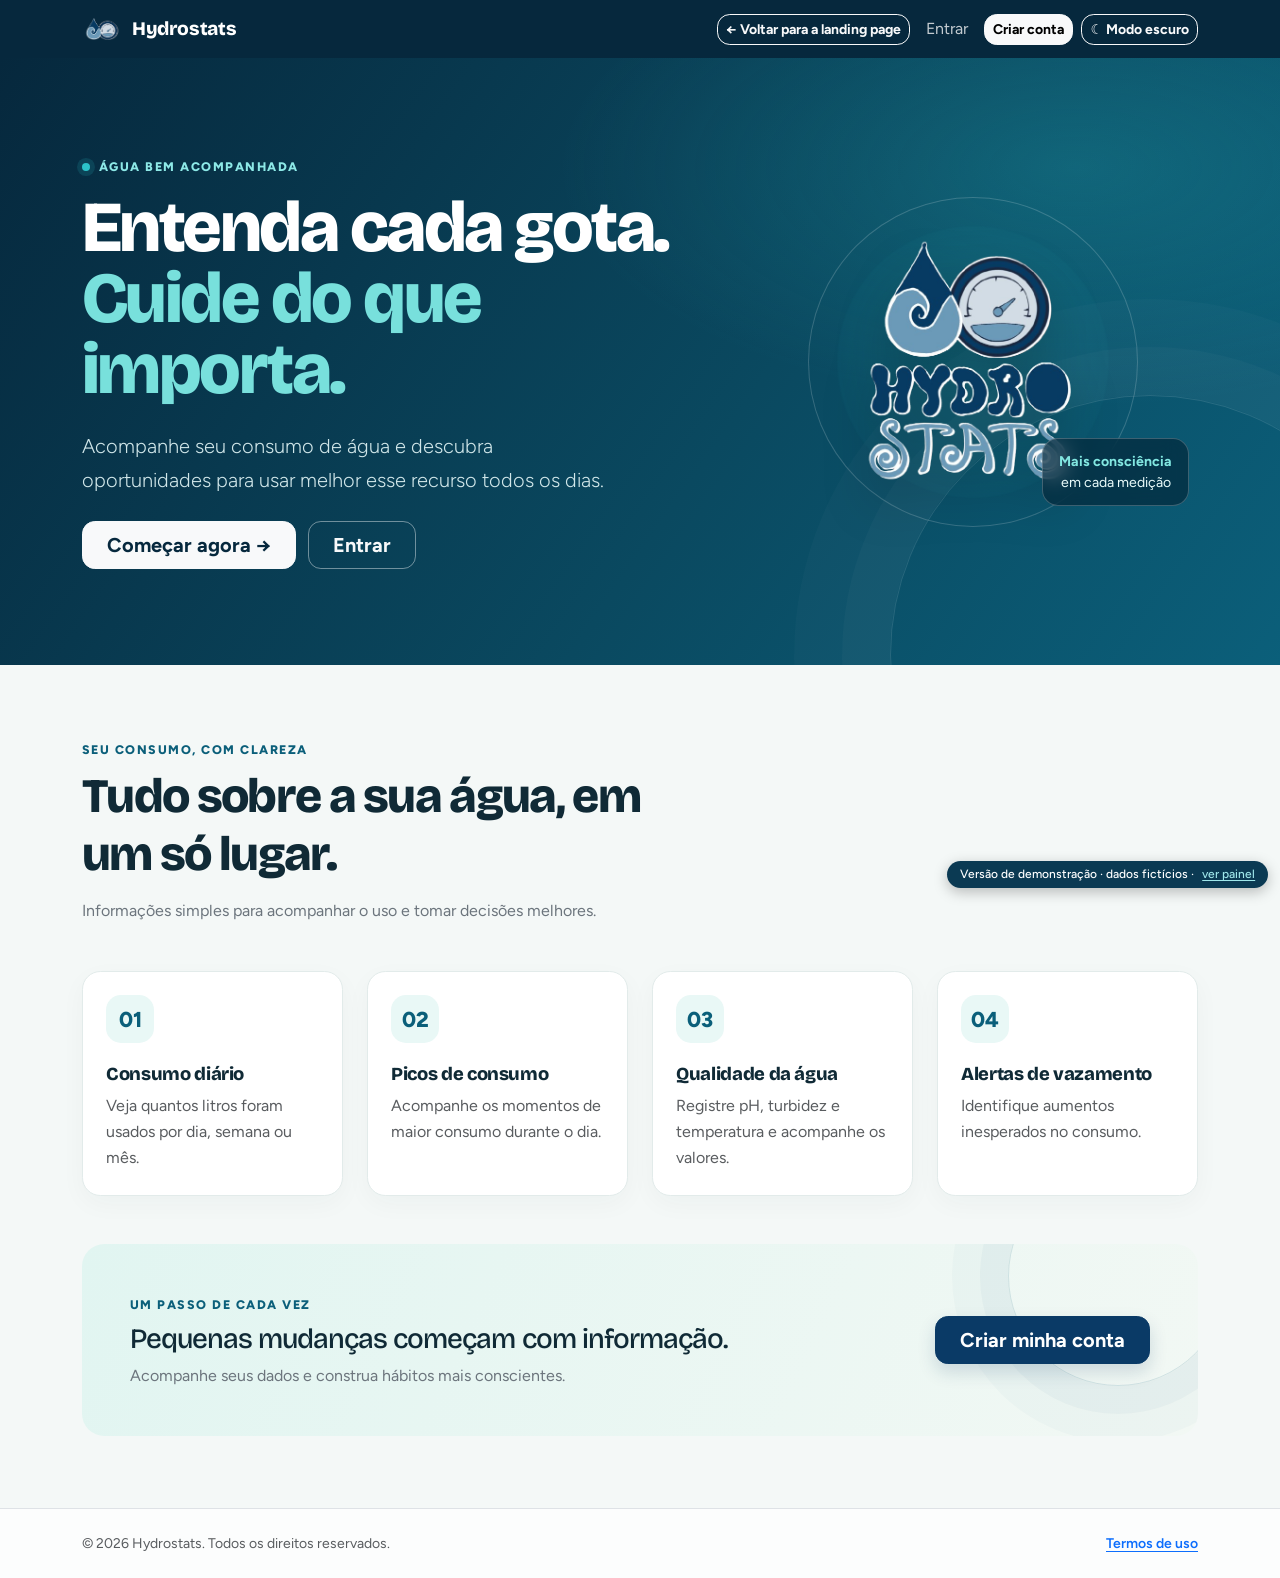
<file: index.html>
<!DOCTYPE html>
<html lang="pt-BR" data-theme="light">
<head>
  <meta charset="UTF-8">
  <meta name="viewport" content="width=device-width, initial-scale=1">
  <title>Controle o seu consumo de água | Hydrostats</title>
  <script>try{var t=(document.cookie.match(/hydrostats_theme=(\w+)/)||[])[1]||localStorage.getItem('hydrostats:theme');if(t==='dark')document.documentElement.dataset.theme='dark';}catch(e){}</script>
  <link rel="icon" type="image/png" href="images/logo-gota.png">
  <link rel="preconnect" href="https://fonts.googleapis.com">
  <link rel="preconnect" href="https://fonts.gstatic.com" crossorigin>
  <link rel="stylesheet" href="https://fonts.googleapis.com/css2?family=Bricolage+Grotesque:opsz,wght@12..96,800&family=Figtree:wght@400;500;600&display=swap">
  <link rel="stylesheet" href="assets/vendor/bootstrap.min.css">
  <link rel="stylesheet" href="assets/css/style.css">
  <link rel="stylesheet" href="assets/css/demo.css">
</head>
<body class="d-flex flex-column min-vh-100">

<nav class="navbar navbar-expand-md navbar-dark">
  <div class="container">
    <a class="navbar-brand d-flex align-items-center gap-2" href="index.html">
      <img src="images/logo-icone.png" alt="" height="32"> Hydrostats
    </a>
    <button class="navbar-toggler" type="button" data-bs-toggle="collapse" data-bs-target="#menu" aria-controls="menu" aria-expanded="false" aria-label="Abrir menu">
      <span class="navbar-toggler-icon"></span>
    </button>
    <div class="collapse navbar-collapse" id="menu">
      <ul class="navbar-nav ms-auto align-items-md-center gap-md-2">
        
          <li class="nav-item"><a class="btn btn-outline-light btn-sm" href="https://gustavodealmeidasilva.github.io/hydro-stats/"><span aria-hidden="true">←</span> Voltar para a landing page</a></li>
          <li class="nav-item"><a class="nav-link" href="login.html">Entrar</a></li>
          <li class="nav-item"><a class="btn btn-light btn-sm" href="cadastro.html">Criar conta</a></li>
        
        <li class="nav-item"><button class="btn btn-outline-light btn-sm hydrostats-theme-toggle-public" type="button" data-theme-toggle aria-pressed="false"><span aria-hidden="true">☾</span> <span data-theme-label>Modo escuro</span></button></li>
      </ul>
    </div>
  </div>
</nav>
<main class="flex-grow-1">



<section class="hero py-5">
  <div class="container py-md-5">
    <div class="row align-items-center g-4">
      <div class="col-md-7">
        <div class="hero-copy">
          <span class="hero-kicker mb-3">Água bem acompanhada</span>
          <h1>Entenda cada gota. <span>Cuide do que importa.</span></h1>
          <p class="lead my-4">Acompanhe seu consumo de água e descubra oportunidades para usar melhor esse recurso todos os dias.</p>
          <div class="hero-actions">
            
              <a class="btn btn-light btn-lg px-4" href="cadastro.html">Começar agora <span aria-hidden="true">→</span></a>
              <a class="btn btn-outline-light btn-lg px-4" href="login.html">Entrar</a>
            
          </div>
        </div>
      </div>
      <div class="col-md-5 text-center">
        <div class="hero-art">
          <img class="hero-logo" src="images/logo-completo.png" alt="Hydrostats, acompanhamento do consumo de água">
          <div class="hero-note"><strong>Mais consciência</strong><br>em cada medição</div>
        </div>
      </div>
    </div>
  </div>
</section>

<section class="features-section py-5">
  <div class="container py-lg-4">
    <div class="section-heading mb-4 mb-lg-5">
      <span class="section-kicker mb-2">Seu consumo, com clareza</span>
      <h2 class="mb-3">Tudo sobre a sua água, em um só lugar.</h2>
      <p class="text-secondary mb-0">Informações simples para acompanhar o uso e tomar decisões melhores.</p>
    </div>
    <div class="row g-3 g-lg-4">
    
      <div class="col-sm-6 col-lg-3">
        <article class="feature-card">
          <span class="feature-icon" aria-hidden="true">01</span>
          <h3>Consumo diário</h3>
          <p class="mb-0 text-muted">Veja quantos litros foram usados por dia, semana ou mês.</p>
        </article>
      </div>
    
      <div class="col-sm-6 col-lg-3">
        <article class="feature-card">
          <span class="feature-icon" aria-hidden="true">02</span>
          <h3>Picos de consumo</h3>
          <p class="mb-0 text-muted">Acompanhe os momentos de maior consumo durante o dia.</p>
        </article>
      </div>
    
      <div class="col-sm-6 col-lg-3">
        <article class="feature-card">
          <span class="feature-icon" aria-hidden="true">03</span>
          <h3>Qualidade da água</h3>
          <p class="mb-0 text-muted">Registre pH, turbidez e temperatura e acompanhe os valores.</p>
        </article>
      </div>
    
      <div class="col-sm-6 col-lg-3">
        <article class="feature-card">
          <span class="feature-icon" aria-hidden="true">04</span>
          <h3>Alertas de vazamento</h3>
          <p class="mb-0 text-muted">Identifique aumentos inesperados no consumo.</p>
        </article>
      </div>
    
    </div>
    <div class="closing-card mt-4 mt-lg-5 p-4 p-lg-5 d-flex flex-column flex-md-row align-items-md-center justify-content-between gap-3">
      <div>
        <span class="section-kicker mb-2">Um passo de cada vez</span>
        <h2 class="h3 mb-2">Pequenas mudanças começam com informação.</h2>
        <p class="text-secondary mb-0">Acompanhe seus dados e construa hábitos mais conscientes.</p>
      </div>
      
        <a class="btn btn-primary btn-lg px-4 flex-shrink-0" href="cadastro.html">Criar minha conta</a>
      
    </div>
  </div>
</section>

</main>

<footer class="py-4 border-top">
  <div class="container d-flex flex-wrap justify-content-between gap-2 small text-muted">
    <span>© 2026 Hydrostats. Todos os direitos reservados.</span>
    <span><a href="termos.html">Termos de uso</a></span>
  </div>
</footer>


<div class="demo-badge" role="note">Versão de demonstração · dados fictícios · <a href="painel.html">ver painel</a></div>
<script src="assets/vendor/bootstrap.bundle.min.js"></script>
<script src="assets/js/demo-data.js"></script>
<script src="assets/js/app.js"></script>

</body>
</html>
</file>
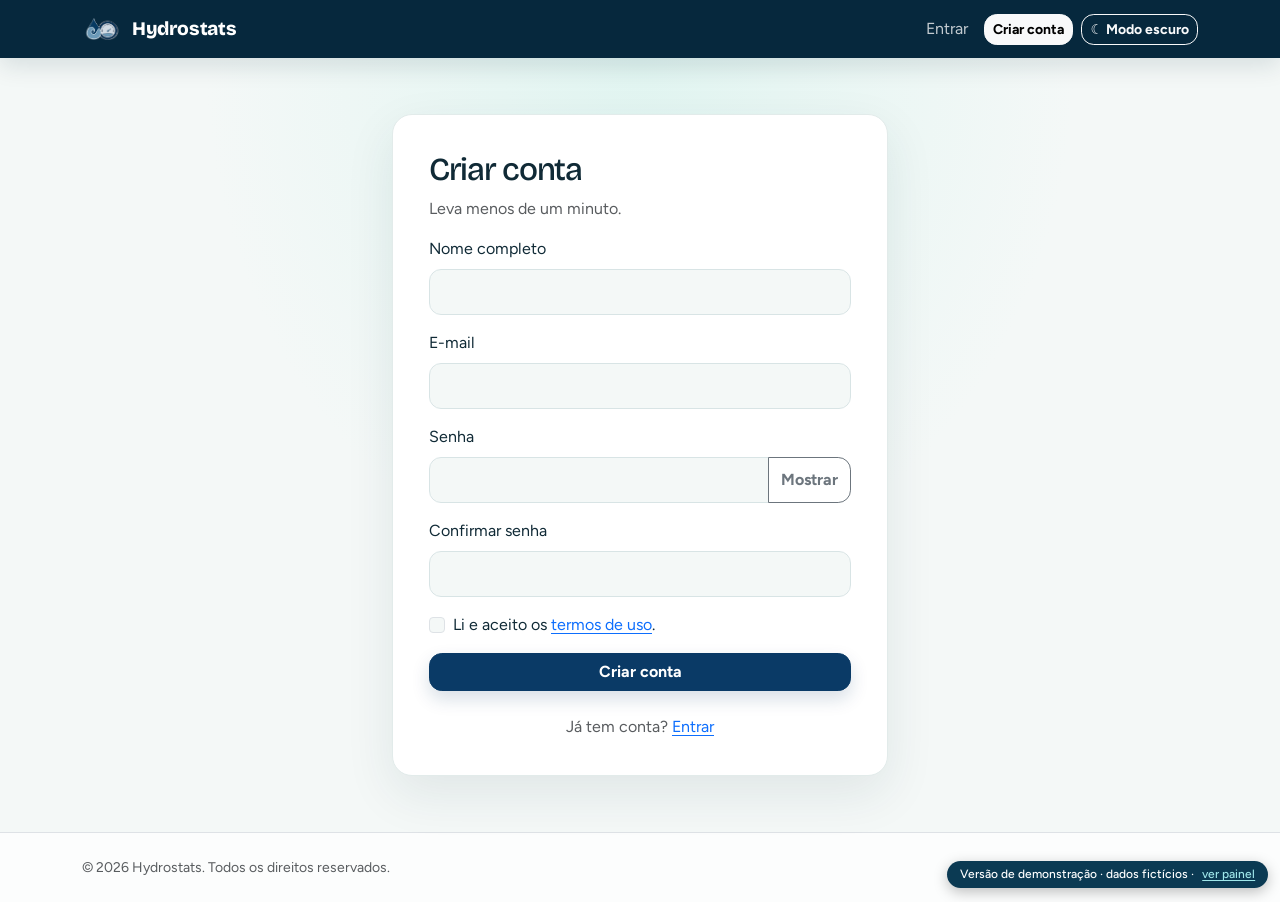
<file: cadastro.html>
<!DOCTYPE html>
<html lang="pt-BR" data-theme="light">
<head>
  <meta charset="UTF-8">
  <meta name="viewport" content="width=device-width, initial-scale=1">
  <title>Criar conta | Hydrostats</title>
  <script>try{var t=(document.cookie.match(/hydrostats_theme=(\w+)/)||[])[1]||localStorage.getItem('hydrostats:theme');if(t==='dark')document.documentElement.dataset.theme='dark';}catch(e){}</script>
  <link rel="icon" type="image/png" href="images/logo-gota.png">
  <link rel="preconnect" href="https://fonts.googleapis.com">
  <link rel="preconnect" href="https://fonts.gstatic.com" crossorigin>
  <link rel="stylesheet" href="https://fonts.googleapis.com/css2?family=Bricolage+Grotesque:opsz,wght@12..96,800&family=Figtree:wght@400;500;600&display=swap">
  <link rel="stylesheet" href="assets/vendor/bootstrap.min.css">
  <link rel="stylesheet" href="assets/css/style.css">
  <link rel="stylesheet" href="assets/css/demo.css">
</head>
<body class="d-flex flex-column min-vh-100">

<nav class="navbar navbar-expand-md navbar-dark">
  <div class="container">
    <a class="navbar-brand d-flex align-items-center gap-2" href="index.html">
      <img src="images/logo-icone.png" alt="" height="32"> Hydrostats
    </a>
    <button class="navbar-toggler" type="button" data-bs-toggle="collapse" data-bs-target="#menu" aria-controls="menu" aria-expanded="false" aria-label="Abrir menu">
      <span class="navbar-toggler-icon"></span>
    </button>
    <div class="collapse navbar-collapse" id="menu">
      <ul class="navbar-nav ms-auto align-items-md-center gap-md-2">
        
          <li class="nav-item"><a class="nav-link" href="login.html">Entrar</a></li>
          <li class="nav-item"><a class="btn btn-light btn-sm" href="cadastro.html">Criar conta</a></li>
        
        <li class="nav-item"><button class="btn btn-outline-light btn-sm hydrostats-theme-toggle-public" type="button" data-theme-toggle aria-pressed="false"><span aria-hidden="true">☾</span> <span data-theme-label>Modo escuro</span></button></li>
      </ul>
    </div>
  </div>
</nav>
<main class="flex-grow-1">



<div class="auth-wrap"><div class="row justify-content-center w-100"><div class="col-md-8 col-lg-5">
  <div class="auth-card card"><div class="card-body p-4">
    <form data-api="register" novalidate>
      <h1 class="h2">Criar conta</h1>
      <p class="text-muted">Leva menos de um minuto.</p>
      <div class="alert alert-danger msg d-none" role="alert"></div>
      <div class="mb-3">
        <label class="form-label" for="nome">Nome completo</label>
        <input class="form-control" type="text" id="nome" name="nome" autocomplete="name" minlength="3" maxlength="120" required>
        <div class="invalid-feedback">Digite seu nome completo.</div>
      </div>
      <div class="mb-3">
        <label class="form-label" for="email">E-mail</label>
        <input class="form-control" type="email" id="email" name="email" autocomplete="email" maxlength="160" required>
        <div class="invalid-feedback">Digite um e-mail válido.</div>
      </div>
      <div class="mb-3">
        <label class="form-label" for="senha">Senha</label>
        <div class="input-group has-validation">
          <input class="form-control" type="password" id="senha" name="senha" data-senha autocomplete="new-password" minlength="8" maxlength="72" required>
          <button class="btn btn-outline-secondary" type="button" data-ver-senha>Mostrar</button>
          <div class="invalid-feedback">A senha precisa ter de 8 a 72 caracteres.</div>
        </div>
      </div>
      <div class="mb-3">
        <label class="form-label" for="confirmar">Confirmar senha</label>
        <input class="form-control" type="password" id="confirmar" name="confirmar" data-senha autocomplete="new-password" required>
        <div class="invalid-feedback">As senhas não são iguais.</div>
      </div>
      <div class="form-check mb-3">
        <input class="form-check-input" type="checkbox" id="termos" name="termos" required>
        <label class="form-check-label" for="termos">Li e aceito os <a href="termos.html" target="_blank" rel="noopener">termos de uso</a>.</label>
        <div class="invalid-feedback">Aceite os termos para continuar.</div>
      </div>
      <button class="btn btn-primary w-100" type="submit">Criar conta</button>
      <p class="text-center text-muted mt-4 mb-0">Já tem conta? <a href="login.html">Entrar</a></p>
    </form>
    <div id="codigo-box" class="d-none text-center">
      <h1 class="h2">Conta criada!</h1>
      <p>Guarde este código de recuperação. Ele aparece só desta vez e serve para redefinir a senha.</p>
      <p class="codigo my-4" id="codigo-valor"></p>
      <a class="btn btn-primary" href="login.html">Ir para o login</a>
    </div>
  </div></div>
</div></div></div>

</main>

<footer class="py-4 border-top">
  <div class="container d-flex flex-wrap justify-content-between gap-2 small text-muted">
    <span>© 2026 Hydrostats. Todos os direitos reservados.</span>
    <span><a href="termos.html">Termos de uso</a></span>
  </div>
</footer>


<div class="demo-badge" role="note">Versão de demonstração · dados fictícios · <a href="painel.html">ver painel</a></div>
<script src="assets/vendor/bootstrap.bundle.min.js"></script>
<script src="assets/js/demo-data.js"></script>
<script src="assets/js/app.js"></script>

</body>
</html>
</file>
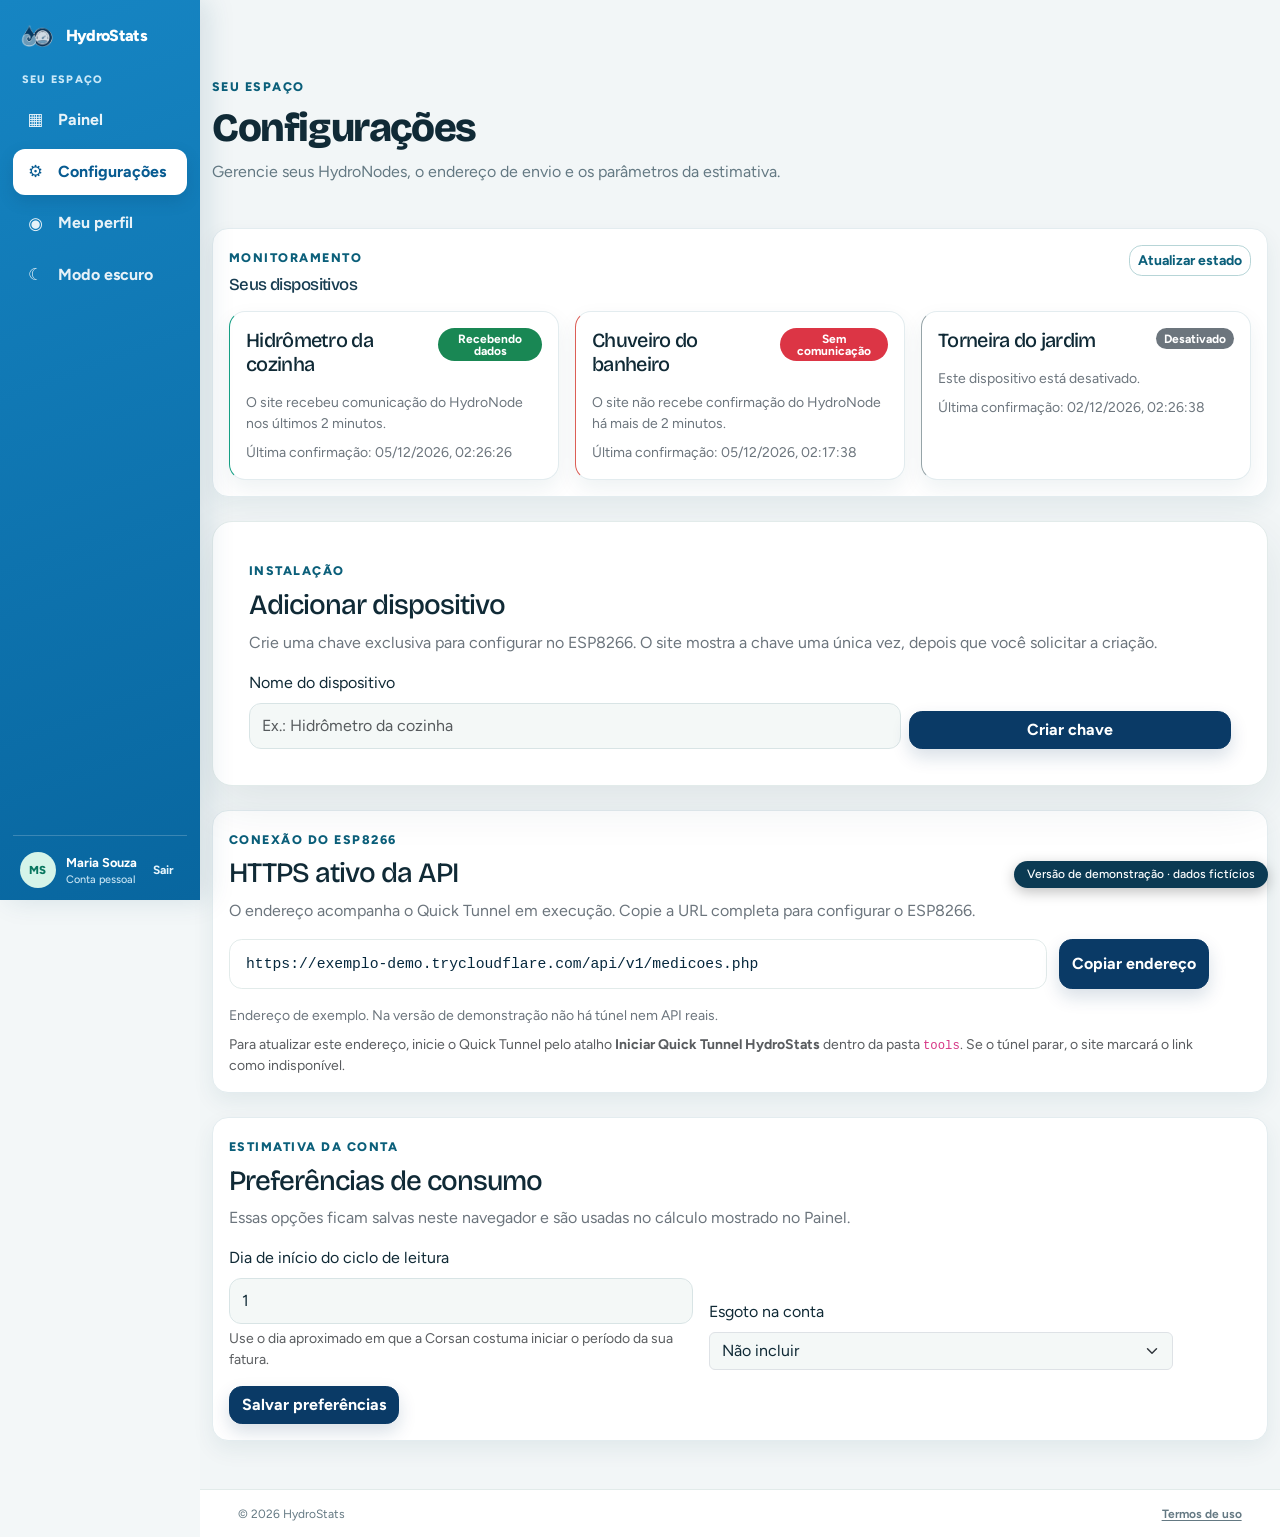
<file: configuracoes.html>
<!DOCTYPE html>
<html lang="pt-BR" data-theme="light">
<head>
  <meta charset="UTF-8">
  <meta name="viewport" content="width=device-width, initial-scale=1">
  <title>Configurações | Hydrostats</title>
  <script>try{var t=(document.cookie.match(/hydrostats_theme=(\w+)/)||[])[1]||localStorage.getItem('hydrostats:theme');if(t==='dark')document.documentElement.dataset.theme='dark';}catch(e){}</script>
  <link rel="icon" type="image/png" href="images/logo-gota.png">
  <link rel="preconnect" href="https://fonts.googleapis.com">
  <link rel="preconnect" href="https://fonts.gstatic.com" crossorigin>
  <link rel="stylesheet" href="https://fonts.googleapis.com/css2?family=Bricolage+Grotesque:opsz,wght@12..96,800&family=Figtree:wght@400;500;600&display=swap">
  <link rel="stylesheet" href="assets/vendor/bootstrap.min.css">
  <link rel="stylesheet" href="assets/css/style.css">
  <link rel="stylesheet" href="assets/css/demo.css">
</head>
<body class="app-shell-body">

<div class="hydrostats-app-shell" data-hydrostats-app-shell>
  <aside class="hydrostats-sidebar" aria-label="Navegação principal">
    <div class="hydrostats-sidebar-head">
      <a class="hydrostats-brand" href="painel.html">
        <img src="images/logo-icone.png" alt="" width="48" height="38">
        <span>HydroStats</span>
      </a>
      <button class="hydrostats-menu-toggle" type="button" data-bs-toggle="collapse" data-bs-target="#hydrostats-sidebar-body" aria-expanded="false" aria-controls="hydrostats-sidebar-body">Menu</button>
    </div>
    <div class="hydrostats-sidebar-body collapse" id="hydrostats-sidebar-body">
      <div>
        <p class="hydrostats-sidebar-label">Seu espaço</p>
        <nav class="hydrostats-nav" aria-label="Menu principal">
          <a class="" href="painel.html"><span aria-hidden="true">▦</span>Painel</a>
          <a class="active" href="configuracoes.html" aria-current="page"><span aria-hidden="true">⚙</span>Configurações</a>
          <a class="" href="perfil.html"><span aria-hidden="true">◉</span>Meu perfil</a>
          <button class="hydrostats-theme-toggle" type="button" data-theme-toggle aria-pressed="false"><span aria-hidden="true">☾</span><span data-theme-label>Modo escuro</span></button>
        </nav>
      </div>
      
      <div class="hydrostats-sidebar-account">
        <span class="hydrostats-avatar" aria-hidden="true">MS</span>
        <span class="hydrostats-account-name">Maria Souza<small>Conta pessoal</small></span>
        <button class="hydrostats-logout" type="button" data-logout>Sair</button>
      </div>
    </div>
  </aside>
  <main class="hydrostats-app-main">



<div class="dashboard-wrap py-4 py-lg-5" data-device-config
     data-data-endpoint="api/painel-dados.php"
     data-api-path=""
     data-tunnel-status-endpoint="api/tunnel-status.php">
  <div class="container">
    <div class="dashboard-heading">
      <span class="section-kicker mb-2">Seu espaço</span>
      <h1 class="mb-2">Configurações</h1>
      <p class="mb-0">Gerencie seus HydroNodes, o endereço de envio e os parâmetros da estimativa.</p>
    </div>

    <div id="configuracoes-erro" class="alert alert-danger mt-4 d-none" role="alert"></div>

    <section class="dashboard-card mt-4" aria-labelledby="dispositivos-configuracao-titulo">
      <div class="card-body">
        <div class="dashboard-card-top mb-3">
          <div>
            <span class="section-kicker mb-2">Monitoramento</span>
            <h2 id="dispositivos-configuracao-titulo" class="h3 mb-0">Seus dispositivos</h2>
          </div>
          <button id="atualizar-dispositivos" class="btn btn-outline-primary btn-sm" type="button">Atualizar estado</button>
        </div>
        <div id="lista-dispositivos-configuracao" class="row g-3" aria-live="polite">
          <div class="col-12"><div class="empty-state"><p>Carregando seus dispositivos…</p></div></div>
        </div>
      </div>
    </section>

    <section class="auth-card card mt-4" aria-labelledby="novo-dispositivo-titulo">
      <div class="card-body">
        <span class="section-kicker mb-2">Instalação</span>
        <h2 id="novo-dispositivo-titulo" class="h3">Adicionar dispositivo</h2>
        <p class="text-secondary">Crie uma chave exclusiva para configurar no ESP8266. O site mostra a chave uma única vez, depois que você solicitar a criação.</p>
        <form data-api="device-create" novalidate>
          <div class="alert alert-danger msg d-none" role="alert"></div>
          <div class="row g-2 align-items-end">
            <div class="col-md-8">
              <label class="form-label" for="nome-dispositivo">Nome do dispositivo</label>
              <input class="form-control" type="text" id="nome-dispositivo" name="nome" minlength="2" maxlength="80" required placeholder="Ex.: Hidrômetro da cozinha">
              <div class="invalid-feedback">Informe um nome entre 2 e 80 caracteres.</div>
            </div>
            <div class="col-md-4"><button class="btn btn-primary w-100" type="submit">Criar chave</button></div>
          </div>
        </form>
        <div id="chave-dispositivo-box" class="alert alert-success mt-3 mb-0 d-none" role="status">
          <p class="fw-bold mb-2">Copie e guarde esta chave agora. Ela não será mostrada novamente.</p>
          <code id="chave-dispositivo-valor" class="d-block text-break"></code>
          <button class="btn btn-success btn-sm mt-3" type="button" data-atualizar-painel>Já guardei — atualizar lista</button>
        </div>
      </div>
    </section>

    <section class="dashboard-card api-address-card mt-4" aria-labelledby="api-address-title">
      <div class="card-body">
        <div class="api-address-copy">
          <span class="section-kicker mb-2">Conexão do ESP8266</span>
          <h2 id="api-address-title" class="h3 mb-2">HTTPS ativo da API</h2>
          <p class="text-secondary mb-3">O endereço acompanha o Quick Tunnel em execução. Copie a URL completa para configurar o ESP8266.</p>
          <div class="api-address-row">
            <code id="api-address-value" class="api-address-value">Verificando túnel…</code>
            <button id="api-address-copy" class="btn btn-primary" type="button" disabled>Copiar endereço</button>
          </div>
          <p id="api-address-help" class="small text-secondary mb-0 mt-3" role="status"></p>
          <p class="form-text mt-2 mb-0">Para atualizar este endereço, inicie o Quick Tunnel pelo atalho <strong>Iniciar Quick Tunnel HydroStats</strong> dentro da pasta <code>tools</code>. Se o túnel parar, o site marcará o link como indisponível.</p>
        </div>
      </div>
    </section>

    <section class="dashboard-card mt-4" aria-labelledby="preferencias-estimativa-titulo">
      <div class="card-body">
        <span class="section-kicker mb-2">Estimativa da conta</span>
        <h2 id="preferencias-estimativa-titulo" class="h3">Preferências de consumo</h2>
        <p class="text-secondary">Essas opções ficam salvas neste navegador e são usadas no cálculo mostrado no Painel.</p>
        <form id="preferencias-estimativa" class="row g-3 align-items-end" novalidate>
          <div class="col-md-6">
            <label class="form-label" for="dia-ciclo">Dia de início do ciclo de leitura</label>
            <input class="form-control" id="dia-ciclo" type="number" min="1" max="28" step="1" value="1" required>
            <div class="form-text">Use o dia aproximado em que a Corsan costuma iniciar o período da sua fatura.</div>
          </div>
          <div class="col-md-6">
            <label class="form-label" for="tipo-esgoto">Esgoto na conta</label>
            <select id="tipo-esgoto" class="form-select">
              <option value="none">Não incluir</option>
              <option value="collected">Coletado</option>
              <option value="treated">Coletado e tratado</option>
            </select>
          </div>
          <div class="col-12 d-flex flex-wrap align-items-center gap-3">
            <button class="btn btn-primary" type="submit">Salvar preferências</button>
            <span id="status-preferencias" class="small text-secondary" role="status" aria-live="polite"></span>
          </div>
        </form>
      </div>
    </section>
  </div>
</div>

</main>

  <footer class="hydrostats-app-footer">
    <span>© 2026 HydroStats</span>
    <a href="termos.html">Termos de uso</a>
  </footer>
</div>


<div class="demo-badge" role="note">Versão de demonstração · dados fictícios</div>
<script src="assets/vendor/bootstrap.bundle.min.js"></script>
<script src="assets/js/demo-data.js"></script>
<script src="assets/js/app.js"></script>
<script src="assets/js/configuracoes.js" defer></script>
</body>
</html>
</file>
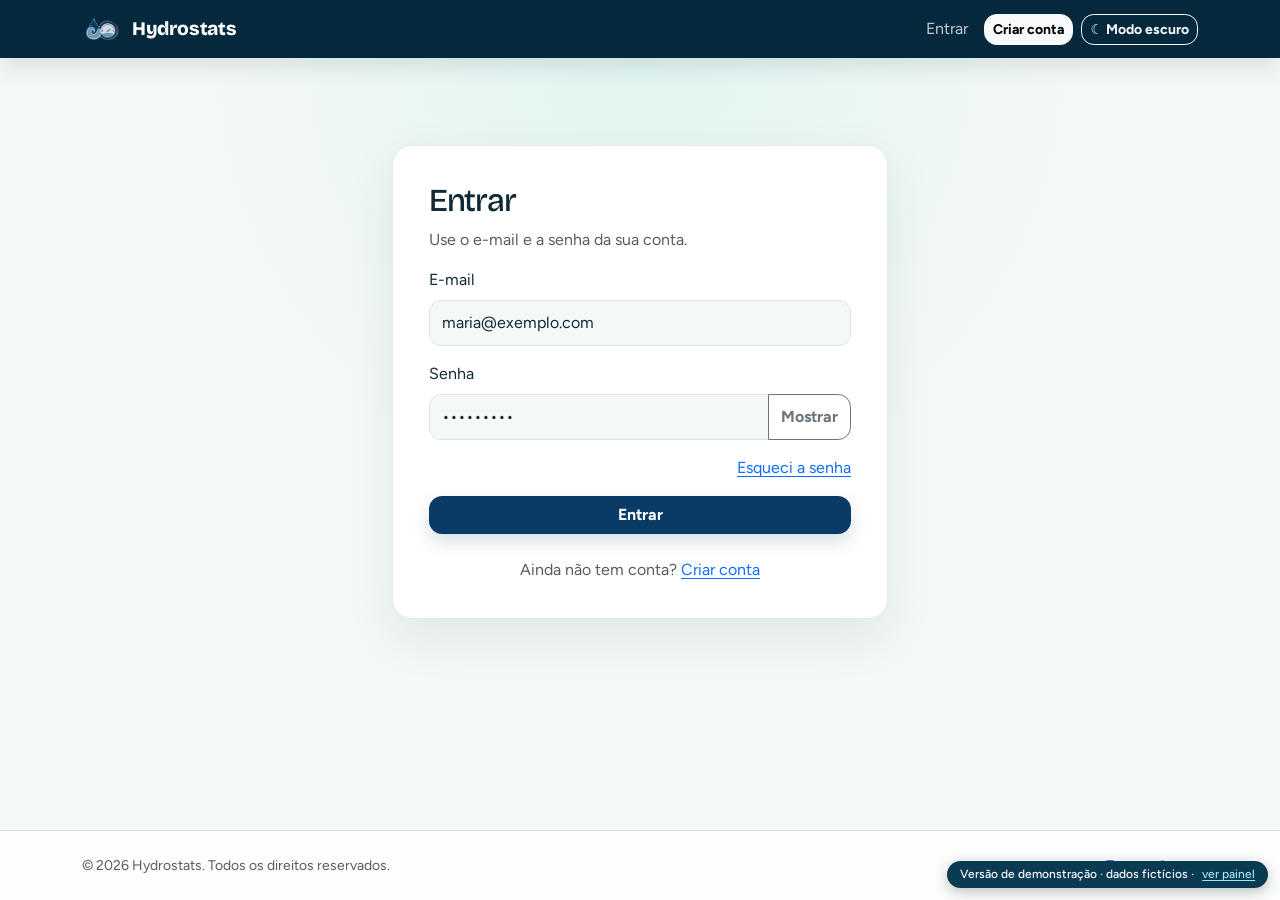
<file: login.html>
<!DOCTYPE html>
<html lang="pt-BR" data-theme="light">
<head>
  <meta charset="UTF-8">
  <meta name="viewport" content="width=device-width, initial-scale=1">
  <title>Entrar | Hydrostats</title>
  <script>try{var t=(document.cookie.match(/hydrostats_theme=(\w+)/)||[])[1]||localStorage.getItem('hydrostats:theme');if(t==='dark')document.documentElement.dataset.theme='dark';}catch(e){}</script>
  <link rel="icon" type="image/png" href="images/logo-gota.png">
  <link rel="preconnect" href="https://fonts.googleapis.com">
  <link rel="preconnect" href="https://fonts.gstatic.com" crossorigin>
  <link rel="stylesheet" href="https://fonts.googleapis.com/css2?family=Bricolage+Grotesque:opsz,wght@12..96,800&family=Figtree:wght@400;500;600&display=swap">
  <link rel="stylesheet" href="assets/vendor/bootstrap.min.css">
  <link rel="stylesheet" href="assets/css/style.css">
  <link rel="stylesheet" href="assets/css/demo.css">
</head>
<body class="d-flex flex-column min-vh-100">

<nav class="navbar navbar-expand-md navbar-dark">
  <div class="container">
    <a class="navbar-brand d-flex align-items-center gap-2" href="index.html">
      <img src="images/logo-icone.png" alt="" height="32"> Hydrostats
    </a>
    <button class="navbar-toggler" type="button" data-bs-toggle="collapse" data-bs-target="#menu" aria-controls="menu" aria-expanded="false" aria-label="Abrir menu">
      <span class="navbar-toggler-icon"></span>
    </button>
    <div class="collapse navbar-collapse" id="menu">
      <ul class="navbar-nav ms-auto align-items-md-center gap-md-2">
        
          <li class="nav-item"><a class="nav-link" href="login.html">Entrar</a></li>
          <li class="nav-item"><a class="btn btn-light btn-sm" href="cadastro.html">Criar conta</a></li>
        
        <li class="nav-item"><button class="btn btn-outline-light btn-sm hydrostats-theme-toggle-public" type="button" data-theme-toggle aria-pressed="false"><span aria-hidden="true">☾</span> <span data-theme-label>Modo escuro</span></button></li>
      </ul>
    </div>
  </div>
</nav>
<main class="flex-grow-1">



<div class="auth-wrap"><div class="row justify-content-center w-100"><div class="col-md-8 col-lg-5">
  <div class="auth-card card"><div class="card-body p-4">
    <h1 class="h2">Entrar</h1>
    <p class="text-muted">Use o e-mail e a senha da sua conta.</p>
    <form data-api="login" novalidate>
      <div class="alert alert-danger msg d-none" role="alert"></div>
      <div class="mb-3">
        <label class="form-label" for="email">E-mail</label>
        <input class="form-control" type="email" id="email" name="email" value="maria@exemplo.com" autocomplete="email" maxlength="160" required>
        <div class="invalid-feedback">Digite um e-mail válido.</div>
      </div>
      <div class="mb-3">
        <label class="form-label" for="senha">Senha</label>
        <div class="input-group has-validation">
          <input class="form-control" type="password" id="senha" name="senha" value="demo12345" data-senha autocomplete="current-password" required>
          <button class="btn btn-outline-secondary" type="button" data-ver-senha>Mostrar</button>
          <div class="invalid-feedback">Digite sua senha.</div>
        </div>
      </div>
      <div class="d-flex justify-content-end mb-3"><a href="recuperar.html">Esqueci a senha</a></div>
      <button class="btn btn-primary w-100" type="submit">Entrar</button>
    </form>
    <p class="text-center text-muted mt-4 mb-0">Ainda não tem conta? <a href="cadastro.html">Criar conta</a></p>
  </div></div>
</div></div></div>

</main>

<footer class="py-4 border-top">
  <div class="container d-flex flex-wrap justify-content-between gap-2 small text-muted">
    <span>© 2026 Hydrostats. Todos os direitos reservados.</span>
    <span><a href="termos.html">Termos de uso</a></span>
  </div>
</footer>


<div class="demo-badge" role="note">Versão de demonstração · dados fictícios · <a href="painel.html">ver painel</a></div>
<script src="assets/vendor/bootstrap.bundle.min.js"></script>
<script src="assets/js/demo-data.js"></script>
<script src="assets/js/app.js"></script>

</body>
</html>
</file>
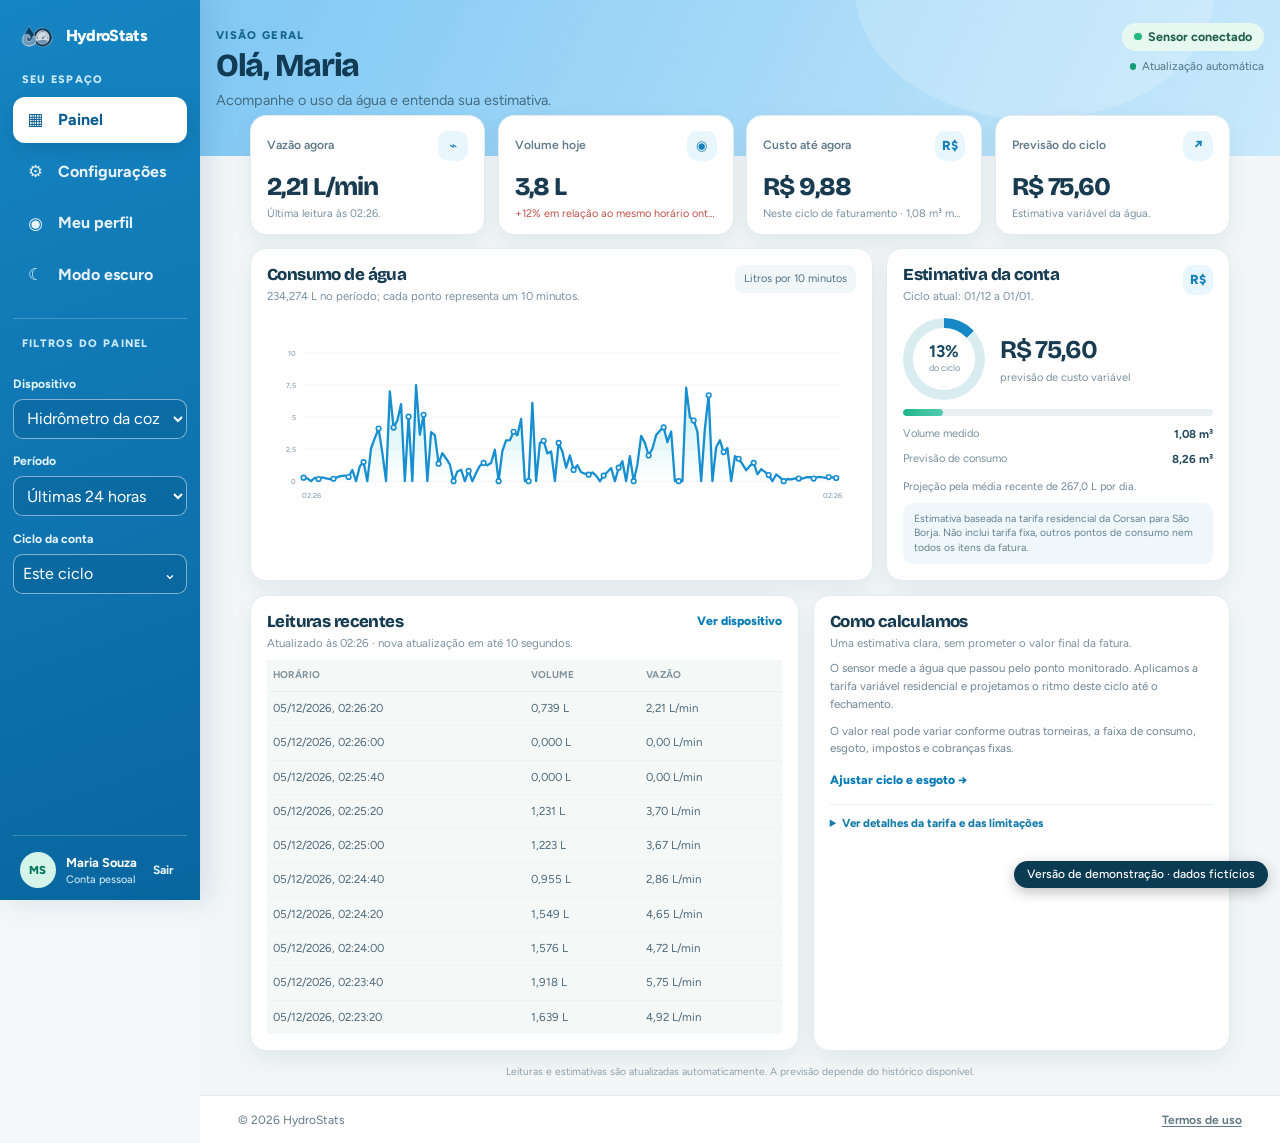
<file: painel.html>
<!DOCTYPE html>
<html lang="pt-BR" data-theme="light">
<head>
  <meta charset="UTF-8">
  <meta name="viewport" content="width=device-width, initial-scale=1">
  <title>Painel | Hydrostats</title>
  <script>try{var t=(document.cookie.match(/hydrostats_theme=(\w+)/)||[])[1]||localStorage.getItem('hydrostats:theme');if(t==='dark')document.documentElement.dataset.theme='dark';}catch(e){}</script>
  <link rel="icon" type="image/png" href="images/logo-gota.png">
  <link rel="preconnect" href="https://fonts.googleapis.com">
  <link rel="preconnect" href="https://fonts.gstatic.com" crossorigin>
  <link rel="stylesheet" href="https://fonts.googleapis.com/css2?family=Bricolage+Grotesque:opsz,wght@12..96,800&family=Figtree:wght@400;500;600&display=swap">
  <link rel="stylesheet" href="assets/vendor/bootstrap.min.css">
  <link rel="stylesheet" href="assets/css/style.css">
  <link rel="stylesheet" href="assets/css/demo.css">
</head>
<body class="app-shell-body">

<div class="hydrostats-app-shell" data-hydrostats-app-shell>
  <aside class="hydrostats-sidebar" aria-label="Navegação principal">
    <div class="hydrostats-sidebar-head">
      <a class="hydrostats-brand" href="painel.html">
        <img src="images/logo-icone.png" alt="" width="48" height="38">
        <span>HydroStats</span>
      </a>
      <button class="hydrostats-menu-toggle" type="button" data-bs-toggle="collapse" data-bs-target="#hydrostats-sidebar-body" aria-expanded="false" aria-controls="hydrostats-sidebar-body">Menu</button>
    </div>
    <div class="hydrostats-sidebar-body collapse" id="hydrostats-sidebar-body">
      <div>
        <p class="hydrostats-sidebar-label">Seu espaço</p>
        <nav class="hydrostats-nav" aria-label="Menu principal">
          <a class="active" href="painel.html" aria-current="page"><span aria-hidden="true">▦</span>Painel</a>
          <a class="" href="configuracoes.html"><span aria-hidden="true">⚙</span>Configurações</a>
          <a class="" href="perfil.html"><span aria-hidden="true">◉</span>Meu perfil</a>
          <button class="hydrostats-theme-toggle" type="button" data-theme-toggle aria-pressed="false"><span aria-hidden="true">☾</span><span data-theme-label>Modo escuro</span></button>
        </nav>
      </div>
      
      <section class="hydrostats-sidebar-filters" aria-label="Filtros do painel">
        <p class="hydrostats-sidebar-label">Filtros do painel</p>
        <div class="hydrostats-sidebar-field">
          <label for="seletor-dispositivo">Dispositivo</label>
          <select id="seletor-dispositivo" disabled><option value="">Carregando…</option></select>
        </div>
        <div class="hydrostats-sidebar-field">
          <label for="seletor-periodo">Período</label>
          <select id="seletor-periodo">
            <option value="1h">Última hora</option>
            <option value="24h" selected>Últimas 24 horas</option>
            <option value="7d">Últimos 7 dias</option>
          </select>
        </div>
        <div class="hydrostats-sidebar-field">
          <span class="hydrostats-sidebar-field-label">Ciclo da conta</span>
          <a class="hydrostats-sidebar-cycle" href="configuracoes.html" title="Ajuste o início do ciclo nas Configurações">Este ciclo <span aria-hidden="true">⌄</span></a>
        </div>
      </section>
      
      <div class="hydrostats-sidebar-account">
        <span class="hydrostats-avatar" aria-hidden="true">MS</span>
        <span class="hydrostats-account-name">Maria Souza<small>Conta pessoal</small></span>
        <button class="hydrostats-logout" type="button" data-logout>Sair</button>
      </div>
    </div>
  </aside>
  <main class="hydrostats-app-main">



<div class="dashboard-wrap" data-hydrostats-panel data-data-endpoint="api/painel-dados.php">
  <header class="dashboard-hero">
    <div class="dashboard-hero-inner">
      <div>
        <span class="section-kicker">Visão geral</span>
        <h1>Olá, Maria</h1>
        <p>Acompanhe o uso da água e entenda sua estimativa.</p>
      </div>
      <div class="dashboard-hero-status">
        <span id="status-dispositivo-selecionado" class="device-live-badge badge rounded-pill text-bg-secondary" aria-live="polite">Conferindo dispositivo…</span>
        <span class="dashboard-refresh-indicator"><span aria-hidden="true"></span>Atualização automática</span>
      </div>
    </div>
  </header>

  <div class="dashboard-content">
    <div id="painel-erro" class="alert alert-danger dashboard-error d-none" role="alert"></div>

    <section class="dashboard-metrics" aria-label="Resumo do consumo">
      <article class="dashboard-card metric-card">
        <div class="metric-heading"><h2>Vazão agora</h2><span class="dashboard-icon" aria-hidden="true">⌁</span></div>
        <p id="vazao-atual" class="metric-value">Aguardando leitura</p>
        <p id="flow-hint" class="metric-note">O valor aparece quando chegar uma medição.</p>
      </article>
      <article class="dashboard-card metric-card">
        <div class="metric-heading"><h2>Volume hoje</h2><span class="dashboard-icon" aria-hidden="true">◉</span></div>
        <p id="volume-hoje" class="metric-value">— L</p>
        <p id="comparacao-ontem" class="metric-note">Comparação com ontem indisponível.</p>
      </article>
      <article class="dashboard-card metric-card">
        <div class="metric-heading"><h2>Custo até agora</h2><span class="dashboard-icon" aria-hidden="true">R$</span></div>
        <p id="custo-atual" class="metric-value">—</p>
        <p class="metric-note">Neste ciclo de faturamento · <span id="volume-ciclo">Volume: —</span></p>
      </article>
      <article class="dashboard-card metric-card">
        <div class="metric-heading"><h2>Previsão do ciclo</h2><span class="dashboard-icon" aria-hidden="true">↗</span></div>
        <p class="metric-value" data-custo-previsto>Aguardando histórico</p>
        <p class="metric-note">Estimativa variável da água.</p>
      </article>
    </section>

    <div class="dashboard-primary-grid">
      <section class="dashboard-card chart-card" aria-labelledby="grafico-titulo">
        <div class="dashboard-card-top">
          <div>
            <h2 id="grafico-titulo">Consumo de água</h2>
            <p id="grafico-status" class="dashboard-card-subtitle">Carregando leituras…</p>
          </div>
          <span id="grafico-unidade" class="chart-unit">Litros por 10 minutos</span>
        </div>
        <div class="chart-scroll">
          <svg id="grafico-consumo" class="consumption-chart" viewBox="0 0 900 250" role="img" aria-labelledby="grafico-titulo grafico-status"></svg>
        </div>
      </section>

      <section class="dashboard-card estimate-card" aria-labelledby="estimativa-titulo">
        <div class="dashboard-card-top">
          <div>
            <h2 id="estimativa-titulo">Estimativa da conta</h2>
            <p id="ciclo-legenda" class="dashboard-card-subtitle">Calculando ciclo…</p>
          </div>
          <span class="dashboard-icon" aria-hidden="true">R$</span>
        </div>

        <div class="estimate-summary">
          <div id="estimativa-ciclo-progresso" class="estimate-donut" role="progressbar" aria-label="Tempo decorrido no ciclo da conta" aria-valuemin="0" aria-valuemax="100" aria-valuenow="0">
            <div><strong id="estimativa-percentual">—%</strong><span>do ciclo</span></div>
          </div>
          <div class="estimate-forecast">
            <strong data-custo-previsto>Aguardando histórico</strong>
            <span>previsão de custo variável</span>
          </div>
        </div>

        <progress id="estimativa-ciclo-barra" class="estimate-progress" max="100" value="0" aria-label="Tempo decorrido no ciclo da conta"></progress>
        <div class="estimate-values">
          <div><span>Volume medido</span><strong id="volume-ciclo-detalhe">—</strong></div>
          <div><span>Previsão de consumo</span><strong id="volume-previsto">—</strong></div>
        </div>
        <p id="previsao-detalhe" class="estimate-note">A previsão será mostrada quando houver histórico suficiente.</p>
        <p class="estimate-disclaimer">Estimativa baseada na tarifa residencial da Corsan para São Borja. Não inclui tarifa fixa, outros pontos de consumo nem todos os itens da fatura.</p>
      </section>
    </div>

    <div class="dashboard-secondary-grid">
      <section class="dashboard-card readings-card" aria-labelledby="leituras-titulo">
        <div class="dashboard-card-top">
          <div>
            <h2 id="leituras-titulo">Leituras recentes</h2>
            <p id="painel-atualizado" class="dashboard-card-subtitle" aria-live="polite">Aguardando dados…</p>
          </div>
          <a class="dashboard-card-link" href="configuracoes.html">Ver dispositivo</a>
        </div>
        <div class="table-responsive">
          <table class="table align-middle mb-0 recent-readings-table">
            <thead><tr><th scope="col">Horário</th><th scope="col">Volume</th><th scope="col">Vazão</th></tr></thead>
            <tbody id="leituras-recentes"><tr><td colspan="3" class="text-secondary">Aguardando medições…</td></tr></tbody>
          </table>
        </div>
      </section>

      <section class="dashboard-card explanation-card" aria-labelledby="como-calculamos-titulo">
        <div class="dashboard-card-top">
          <div>
            <h2 id="como-calculamos-titulo">Como calculamos</h2>
            <p class="dashboard-card-subtitle">Uma estimativa clara, sem prometer o valor final da fatura.</p>
          </div>
        </div>
        <p>O sensor mede a água que passou pelo ponto monitorado. Aplicamos a tarifa variável residencial e projetamos o ritmo deste ciclo até o fechamento.</p>
        <p>O valor real pode variar conforme outras torneiras, a faixa de consumo, esgoto, impostos e cobranças fixas.</p>
        <a class="dashboard-card-link" href="configuracoes.html">Ajustar ciclo e esgoto <span aria-hidden="true">→</span></a>

        <details class="tariff-explanation">
          <summary>Ver detalhes da tarifa e das limitações</summary>
          <div class="tariff-explanation-body">
            <p>Usamos a tarifa residencial básica da Corsan para São Borja, vigente desde 1º de julho de 2026: preço-base da água de <strong>R$ 9,15 por m³</strong> e serviço básico de <strong id="servico-basico-valor">R$ 43,39 por mês</strong>. O valor fixo aparece na fatura mesmo sem consumo e não é atribuído a uma torneira.</p>
            <p>A água é calculada pela fórmula publicada pela Corsan: preço-base multiplicado pelo consumo mensal elevado ao expoente da faixa correspondente. A estimativa de esgoto é configurada em <a href="configuracoes.html">Configurações</a>: R$ 4,57/m³ para esgoto coletado ou R$ 6,40/m³ para coletado e tratado.</p>
            <p>O cálculo usa o volume do sensor como consumo de referência. O consumo dos outros pontos da casa pode mudar o expoente. A nova fatura da Corsan detalha tributos em caráter informativo, mas a tabela tarifária não publica uma alíquota única para acrescentar a cada m³; por isso não aplicamos um percentual genérico. Disponibilidade de esgoto, tarifa social, taxas e outros itens da conta também não são atribuídos ao sensor. O resultado é uma estimativa do custo variável, não o total da conta.</p>
            <p class="mb-2">A previsão considera o volume já medido neste ciclo e mantém a média diária recente até o fechamento. O ciclo começa no dia configurado em Configurações; a calibração usada é 365,5 pulsos por litro.</p>
            <ul class="small mb-0">
              <li><a href="https://www.corsan.com.br/wp-content/uploads/2026/10/ANEXO-5-TABELA-TARIFARIA_AGOSTO-2026.pdf" target="_blank" rel="noopener noreferrer">Tabela tarifária da Corsan (vigente desde 01/07/2026)</a></li>
              <li><a href="https://corsan.com.br/wp-content/uploads/2025/11/16095743-tabela-exponenciais.pdf" target="_blank" rel="noopener noreferrer">Tabela oficial de exponenciais</a></li>
              <li><a href="https://www.corsan.com.br/perguntasfrequentes2/" target="_blank" rel="noopener noreferrer">Como a Corsan calcula água e esgoto</a></li>
              <li><a href="https://www.corsan.com.br/novo-modelo-de-fatura-da-corsan-amplia-transparencia-e-facilita-o-acesso-as-informacoes-pelos-clientes/" target="_blank" rel="noopener noreferrer">Detalhamento de tributos na nova fatura da Corsan</a></li>
            </ul>
            <p class="small text-secondary mt-2 mb-0">Tarifas consultadas em 25/10/2026. Confira sua fatura e a tabela atualizada da Corsan quando houver reajuste.</p>
          </div>
        </details>
      </section>
    </div>

    <p class="dashboard-footnote">Leituras e estimativas são atualizadas automaticamente. A previsão depende do histórico disponível.</p>
  </div>
</div>

</main>

  <footer class="hydrostats-app-footer">
    <span>© 2026 HydroStats</span>
    <a href="termos.html">Termos de uso</a>
  </footer>
</div>


<div class="demo-badge" role="note">Versão de demonstração · dados fictícios</div>
<script src="assets/vendor/bootstrap.bundle.min.js"></script>
<script src="assets/js/demo-data.js"></script>
<script src="assets/js/app.js"></script>
<script src="assets/js/painel.js" defer></script>
</body>
</html>
</file>
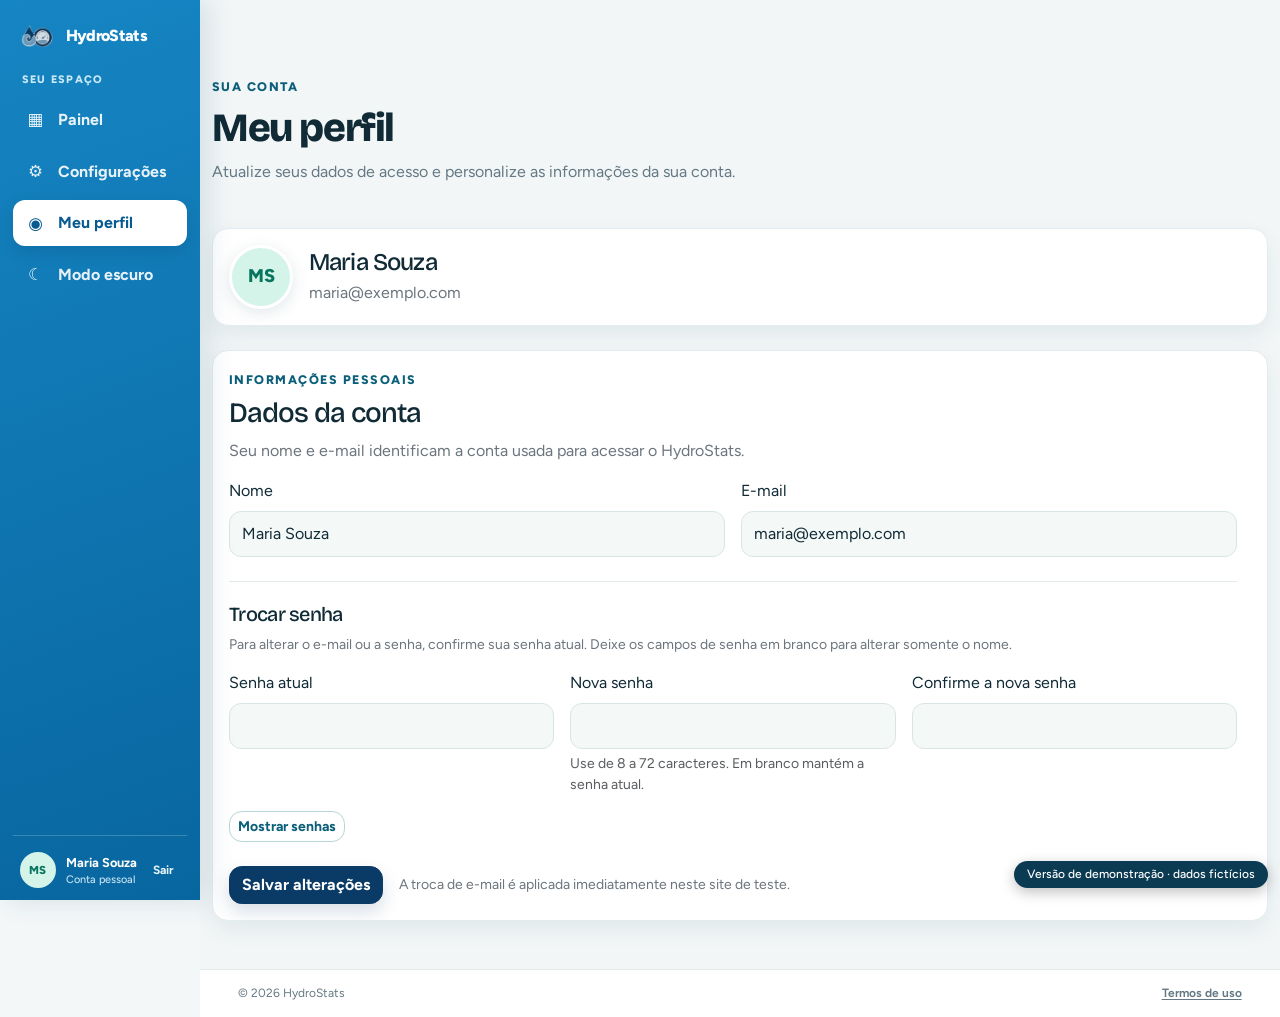
<file: perfil.html>
<!DOCTYPE html>
<html lang="pt-BR" data-theme="light">
<head>
  <meta charset="UTF-8">
  <meta name="viewport" content="width=device-width, initial-scale=1">
  <title>Meu perfil | Hydrostats</title>
  <script>try{var t=(document.cookie.match(/hydrostats_theme=(\w+)/)||[])[1]||localStorage.getItem('hydrostats:theme');if(t==='dark')document.documentElement.dataset.theme='dark';}catch(e){}</script>
  <link rel="icon" type="image/png" href="images/logo-gota.png">
  <link rel="preconnect" href="https://fonts.googleapis.com">
  <link rel="preconnect" href="https://fonts.gstatic.com" crossorigin>
  <link rel="stylesheet" href="https://fonts.googleapis.com/css2?family=Bricolage+Grotesque:opsz,wght@12..96,800&family=Figtree:wght@400;500;600&display=swap">
  <link rel="stylesheet" href="assets/vendor/bootstrap.min.css">
  <link rel="stylesheet" href="assets/css/style.css">
  <link rel="stylesheet" href="assets/css/demo.css">
</head>
<body class="app-shell-body">

<div class="hydrostats-app-shell" data-hydrostats-app-shell>
  <aside class="hydrostats-sidebar" aria-label="Navegação principal">
    <div class="hydrostats-sidebar-head">
      <a class="hydrostats-brand" href="painel.html">
        <img src="images/logo-icone.png" alt="" width="48" height="38">
        <span>HydroStats</span>
      </a>
      <button class="hydrostats-menu-toggle" type="button" data-bs-toggle="collapse" data-bs-target="#hydrostats-sidebar-body" aria-expanded="false" aria-controls="hydrostats-sidebar-body">Menu</button>
    </div>
    <div class="hydrostats-sidebar-body collapse" id="hydrostats-sidebar-body">
      <div>
        <p class="hydrostats-sidebar-label">Seu espaço</p>
        <nav class="hydrostats-nav" aria-label="Menu principal">
          <a class="" href="painel.html"><span aria-hidden="true">▦</span>Painel</a>
          <a class="" href="configuracoes.html"><span aria-hidden="true">⚙</span>Configurações</a>
          <a class="active" href="perfil.html" aria-current="page"><span aria-hidden="true">◉</span>Meu perfil</a>
          <button class="hydrostats-theme-toggle" type="button" data-theme-toggle aria-pressed="false"><span aria-hidden="true">☾</span><span data-theme-label>Modo escuro</span></button>
        </nav>
      </div>
      
      <div class="hydrostats-sidebar-account">
        <span class="hydrostats-avatar" aria-hidden="true">MS</span>
        <span class="hydrostats-account-name">Maria Souza<small>Conta pessoal</small></span>
        <button class="hydrostats-logout" type="button" data-logout>Sair</button>
      </div>
    </div>
  </aside>
  <main class="hydrostats-app-main">



<div class="dashboard-wrap py-4 py-lg-5">
  <div class="container">
    <div class="dashboard-heading">
      <span class="section-kicker mb-2">Sua conta</span>
      <h1 class="mb-2">Meu perfil</h1>
      <p class="mb-0">Atualize seus dados de acesso e personalize as informações da sua conta.</p>
    </div>

    <div id="perfil-atualizado" class="alert alert-success mt-4 d-none" role="status">Seus dados foram atualizados.</div>

    <section class="profile-summary-card dashboard-card mt-4" aria-label="Resumo do perfil">
      <div class="card-body d-flex align-items-center gap-3">
        <span class="profile-summary-avatar" aria-hidden="true">MS</span>
        <div class="min-w-0">
          <h2 class="h4 mb-1 text-break">Maria Souza</h2>
          <p class="text-secondary mb-0 text-break">maria@exemplo.com</p>
        </div>
      </div>
    </section>

    <section class="dashboard-card mt-4" aria-labelledby="dados-perfil-titulo">
      <div class="card-body profile-form-card">
        <span class="section-kicker mb-2">Informações pessoais</span>
        <h2 id="dados-perfil-titulo" class="h3">Dados da conta</h2>
        <p class="text-secondary">Seu nome e e-mail identificam a conta usada para acessar o HydroStats.</p>
        <form data-api="profile-update" data-destino="perfil.html?atualizado=1" novalidate>
          <div class="alert alert-danger msg d-none" role="alert"></div>
          <div class="row g-3">
            <div class="col-md-6">
              <label class="form-label" for="perfil-nome">Nome</label>
              <input class="form-control" type="text" id="perfil-nome" name="nome" minlength="3" maxlength="120" required value="Maria Souza" autocomplete="name">
              <div class="invalid-feedback">Informe um nome entre 3 e 120 caracteres.</div>
            </div>
            <div class="col-md-6">
              <label class="form-label" for="perfil-email">E-mail</label>
              <input class="form-control" type="email" id="perfil-email" name="email" maxlength="160" required value="maria@exemplo.com" autocomplete="email">
              <div class="invalid-feedback">Informe um e-mail válido.</div>
            </div>
          </div>

          <div class="profile-password-section mt-4">
            <h3 class="h5">Trocar senha</h3>
            <p class="small text-secondary">Para alterar o e-mail ou a senha, confirme sua senha atual. Deixe os campos de senha em branco para alterar somente o nome.</p>
            <div class="row g-3">
              <div class="col-md-4">
                <label class="form-label" for="senha-atual">Senha atual</label>
                <input class="form-control" type="password" id="senha-atual" name="senha_atual" autocomplete="current-password" data-senha>
              </div>
              <div class="col-md-4">
                <label class="form-label" for="perfil-senha">Nova senha</label>
                <input class="form-control" type="password" id="perfil-senha" name="senha" minlength="8" maxlength="72" autocomplete="new-password" data-senha>
                <div class="form-text">Use de 8 a 72 caracteres. Em branco mantém a senha atual.</div>
              </div>
              <div class="col-md-4">
                <label class="form-label" for="perfil-confirmar">Confirme a nova senha</label>
                <input class="form-control" type="password" id="perfil-confirmar" name="confirmar" minlength="8" maxlength="72" autocomplete="new-password" data-senha>
              </div>
            </div>
            <button class="btn btn-outline-primary btn-sm mt-3" type="button" data-ver-senha>Mostrar senhas</button>
          </div>

          <div class="mt-4 d-flex flex-wrap align-items-center gap-3">
            <button class="btn btn-primary" type="submit">Salvar alterações</button>
            <span class="small text-secondary">A troca de e-mail é aplicada imediatamente neste site de teste.</span>
          </div>
        </form>
      </div>
    </section>
  </div>
</div>

</main>

  <footer class="hydrostats-app-footer">
    <span>© 2026 HydroStats</span>
    <a href="termos.html">Termos de uso</a>
  </footer>
</div>


<div class="demo-badge" role="note">Versão de demonstração · dados fictícios</div>
<script src="assets/vendor/bootstrap.bundle.min.js"></script>
<script src="assets/js/demo-data.js"></script>
<script src="assets/js/app.js"></script>

</body>
</html>
</file>
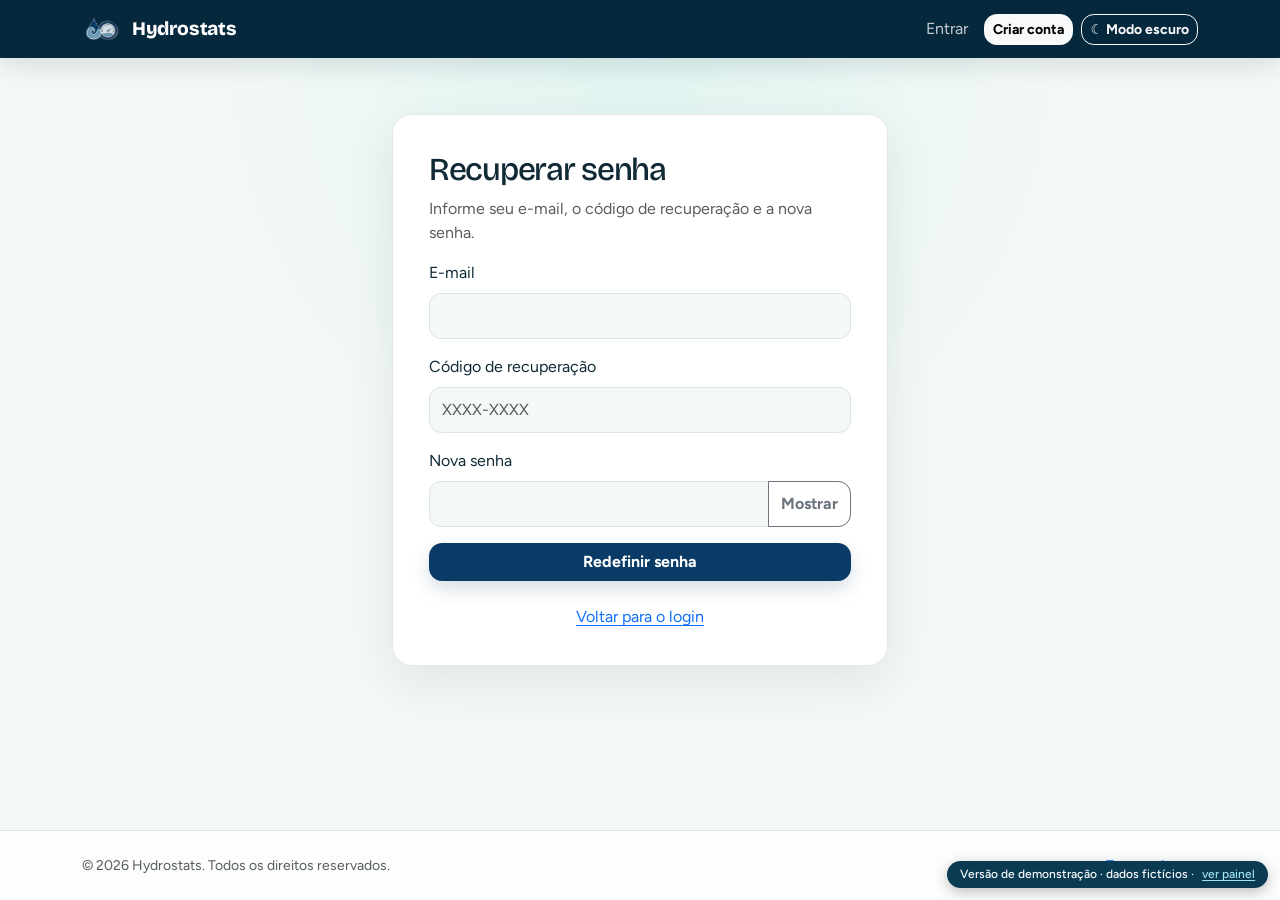
<file: recuperar.html>
<!DOCTYPE html>
<html lang="pt-BR" data-theme="light">
<head>
  <meta charset="UTF-8">
  <meta name="viewport" content="width=device-width, initial-scale=1">
  <title>Recuperar senha | Hydrostats</title>
  <script>try{var t=(document.cookie.match(/hydrostats_theme=(\w+)/)||[])[1]||localStorage.getItem('hydrostats:theme');if(t==='dark')document.documentElement.dataset.theme='dark';}catch(e){}</script>
  <link rel="icon" type="image/png" href="images/logo-gota.png">
  <link rel="preconnect" href="https://fonts.googleapis.com">
  <link rel="preconnect" href="https://fonts.gstatic.com" crossorigin>
  <link rel="stylesheet" href="https://fonts.googleapis.com/css2?family=Bricolage+Grotesque:opsz,wght@12..96,800&family=Figtree:wght@400;500;600&display=swap">
  <link rel="stylesheet" href="assets/vendor/bootstrap.min.css">
  <link rel="stylesheet" href="assets/css/style.css">
  <link rel="stylesheet" href="assets/css/demo.css">
</head>
<body class="d-flex flex-column min-vh-100">

<nav class="navbar navbar-expand-md navbar-dark">
  <div class="container">
    <a class="navbar-brand d-flex align-items-center gap-2" href="index.html">
      <img src="images/logo-icone.png" alt="" height="32"> Hydrostats
    </a>
    <button class="navbar-toggler" type="button" data-bs-toggle="collapse" data-bs-target="#menu" aria-controls="menu" aria-expanded="false" aria-label="Abrir menu">
      <span class="navbar-toggler-icon"></span>
    </button>
    <div class="collapse navbar-collapse" id="menu">
      <ul class="navbar-nav ms-auto align-items-md-center gap-md-2">
        
          <li class="nav-item"><a class="nav-link" href="login.html">Entrar</a></li>
          <li class="nav-item"><a class="btn btn-light btn-sm" href="cadastro.html">Criar conta</a></li>
        
        <li class="nav-item"><button class="btn btn-outline-light btn-sm hydrostats-theme-toggle-public" type="button" data-theme-toggle aria-pressed="false"><span aria-hidden="true">☾</span> <span data-theme-label>Modo escuro</span></button></li>
      </ul>
    </div>
  </div>
</nav>
<main class="flex-grow-1">



<div class="auth-wrap"><div class="row justify-content-center w-100"><div class="col-md-8 col-lg-5">
  <div class="auth-card card"><div class="card-body p-4">
    <form data-api="recover" novalidate>
      <h1 class="h2">Recuperar senha</h1>
      <p class="text-muted">Informe seu e-mail, o código de recuperação e a nova senha.</p>
      <div class="alert alert-danger msg d-none" role="alert"></div>
      <div class="mb-3">
        <label class="form-label" for="email">E-mail</label>
        <input class="form-control" type="email" id="email" name="email" autocomplete="email" maxlength="160" required>
        <div class="invalid-feedback">Digite um e-mail válido.</div>
      </div>
      <div class="mb-3">
        <label class="form-label" for="codigo">Código de recuperação</label>
        <input class="form-control" type="text" id="codigo" name="codigo" placeholder="XXXX-XXXX" autocomplete="off" minlength="8" maxlength="12" required>
        <div class="invalid-feedback">Digite o código de recuperação.</div>
      </div>
      <div class="mb-3">
        <label class="form-label" for="senha">Nova senha</label>
        <div class="input-group has-validation">
          <input class="form-control" type="password" id="senha" name="senha" data-senha autocomplete="new-password" minlength="8" maxlength="72" required>
          <button class="btn btn-outline-secondary" type="button" data-ver-senha>Mostrar</button>
          <div class="invalid-feedback">A senha precisa ter de 8 a 72 caracteres.</div>
        </div>
      </div>
      <button class="btn btn-primary w-100" type="submit">Redefinir senha</button>
      <p class="text-center mt-4 mb-0"><a href="login.html">Voltar para o login</a></p>
    </form>
    <div id="codigo-box" class="d-none text-center">
      <h1 class="h2">Senha alterada!</h1>
      <p>O código antigo deixou de valer. Guarde o novo:</p>
      <p class="codigo my-4" id="codigo-valor"></p>
      <a class="btn btn-primary" href="login.html">Ir para o login</a>
    </div>
  </div></div>
</div></div></div>

</main>

<footer class="py-4 border-top">
  <div class="container d-flex flex-wrap justify-content-between gap-2 small text-muted">
    <span>© 2026 Hydrostats. Todos os direitos reservados.</span>
    <span><a href="termos.html">Termos de uso</a></span>
  </div>
</footer>


<div class="demo-badge" role="note">Versão de demonstração · dados fictícios · <a href="painel.html">ver painel</a></div>
<script src="assets/vendor/bootstrap.bundle.min.js"></script>
<script src="assets/js/demo-data.js"></script>
<script src="assets/js/app.js"></script>

</body>
</html>
</file>
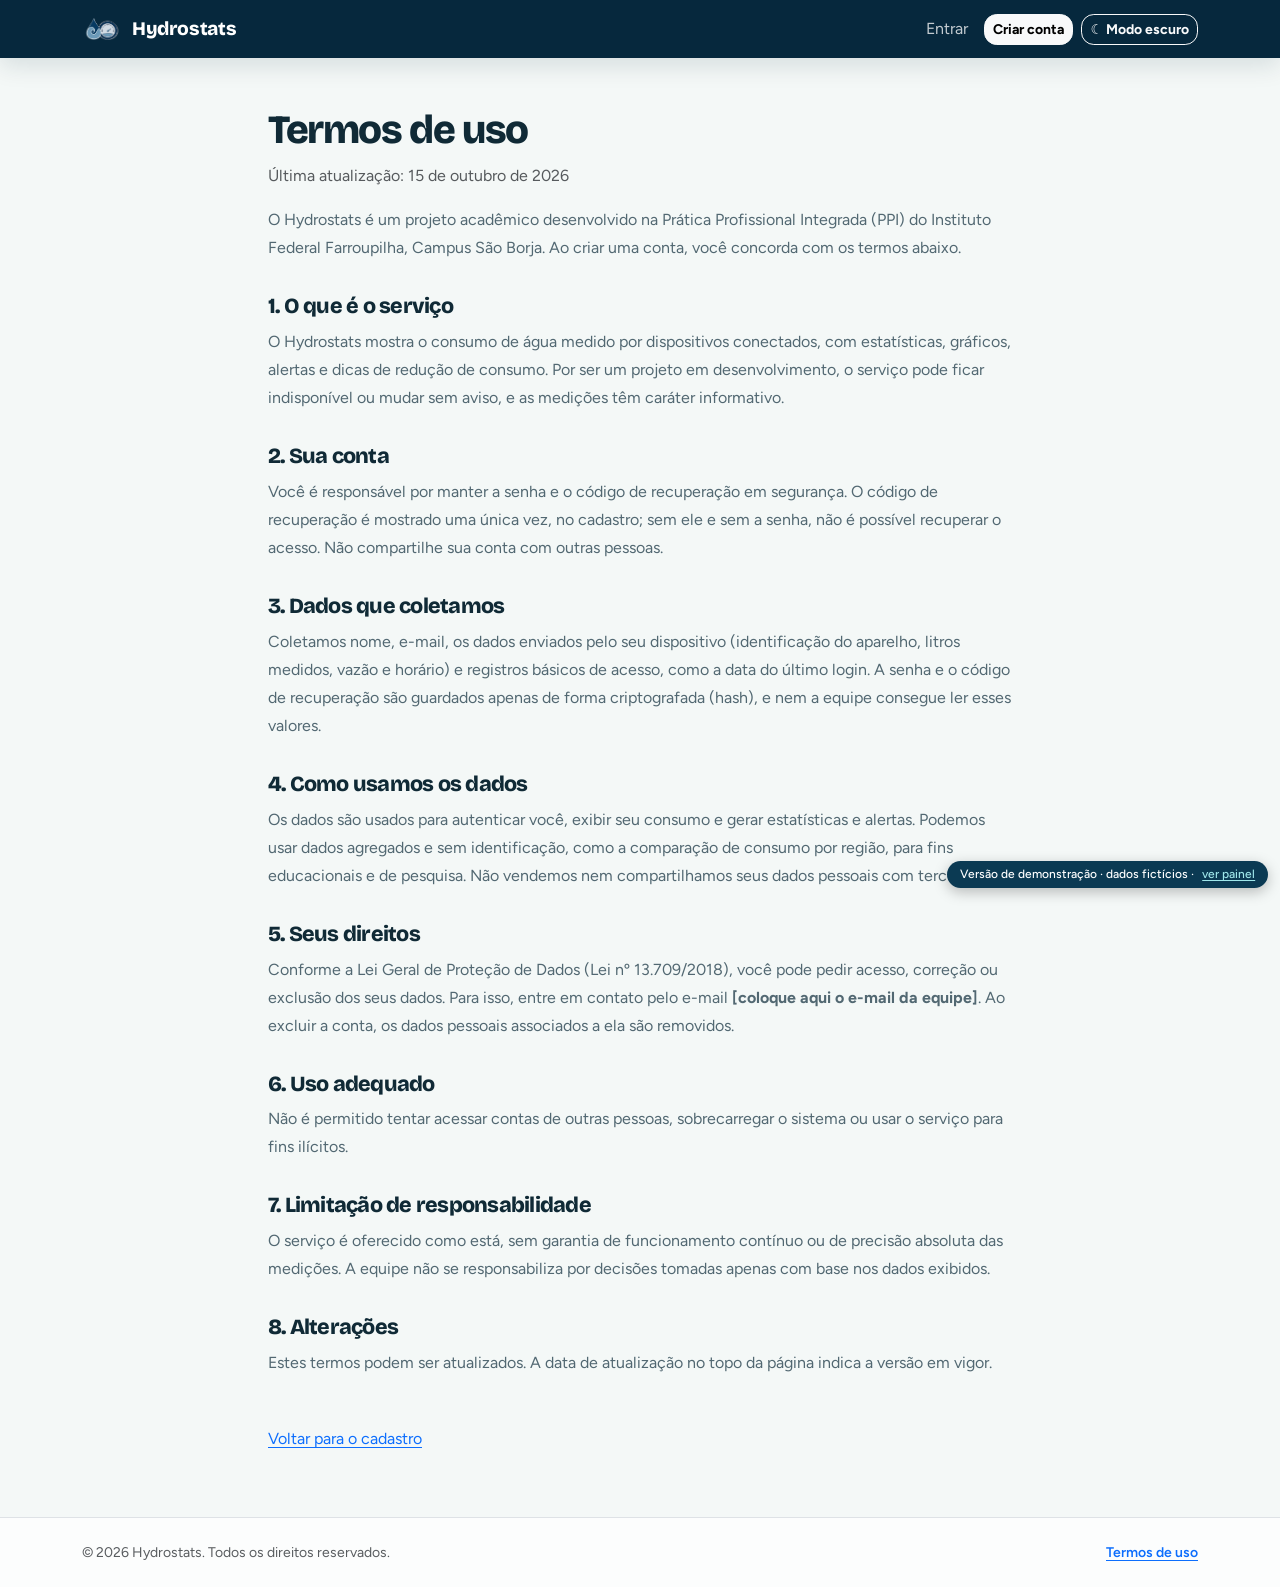
<file: termos.html>
<!DOCTYPE html>
<html lang="pt-BR" data-theme="light">
<head>
  <meta charset="UTF-8">
  <meta name="viewport" content="width=device-width, initial-scale=1">
  <title>Termos de uso | Hydrostats</title>
  <script>try{var t=(document.cookie.match(/hydrostats_theme=(\w+)/)||[])[1]||localStorage.getItem('hydrostats:theme');if(t==='dark')document.documentElement.dataset.theme='dark';}catch(e){}</script>
  <link rel="icon" type="image/png" href="images/logo-gota.png">
  <link rel="preconnect" href="https://fonts.googleapis.com">
  <link rel="preconnect" href="https://fonts.gstatic.com" crossorigin>
  <link rel="stylesheet" href="https://fonts.googleapis.com/css2?family=Bricolage+Grotesque:opsz,wght@12..96,800&family=Figtree:wght@400;500;600&display=swap">
  <link rel="stylesheet" href="assets/vendor/bootstrap.min.css">
  <link rel="stylesheet" href="assets/css/style.css">
  <link rel="stylesheet" href="assets/css/demo.css">
</head>
<body class="d-flex flex-column min-vh-100">

<nav class="navbar navbar-expand-md navbar-dark">
  <div class="container">
    <a class="navbar-brand d-flex align-items-center gap-2" href="index.html">
      <img src="images/logo-icone.png" alt="" height="32"> Hydrostats
    </a>
    <button class="navbar-toggler" type="button" data-bs-toggle="collapse" data-bs-target="#menu" aria-controls="menu" aria-expanded="false" aria-label="Abrir menu">
      <span class="navbar-toggler-icon"></span>
    </button>
    <div class="collapse navbar-collapse" id="menu">
      <ul class="navbar-nav ms-auto align-items-md-center gap-md-2">
        
          <li class="nav-item"><a class="nav-link" href="login.html">Entrar</a></li>
          <li class="nav-item"><a class="btn btn-light btn-sm" href="cadastro.html">Criar conta</a></li>
        
        <li class="nav-item"><button class="btn btn-outline-light btn-sm hydrostats-theme-toggle-public" type="button" data-theme-toggle aria-pressed="false"><span aria-hidden="true">☾</span> <span data-theme-label>Modo escuro</span></button></li>
      </ul>
    </div>
  </div>
</nav>
<main class="flex-grow-1">



<div class="container py-5"><article class="terms-page col-lg-8 mx-auto">
    <h1>Termos de uso</h1>
    <p class="text-muted">Última atualização: 15 de outubro de 2026</p>

    <p>O Hydrostats é um projeto acadêmico desenvolvido na Prática Profissional Integrada (PPI) do Instituto Federal Farroupilha, Campus São Borja. Ao criar uma conta, você concorda com os termos abaixo.</p>

    <h2>1. O que é o serviço</h2>
    <p>O Hydrostats mostra o consumo de água medido por dispositivos conectados, com estatísticas, gráficos, alertas e dicas de redução de consumo. Por ser um projeto em desenvolvimento, o serviço pode ficar indisponível ou mudar sem aviso, e as medições têm caráter informativo.</p>

    <h2>2. Sua conta</h2>
    <p>Você é responsável por manter a senha e o código de recuperação em segurança. O código de recuperação é mostrado uma única vez, no cadastro; sem ele e sem a senha, não é possível recuperar o acesso. Não compartilhe sua conta com outras pessoas.</p>

    <h2>3. Dados que coletamos</h2>
    <p>Coletamos nome, e-mail, os dados enviados pelo seu dispositivo (identificação do aparelho, litros medidos, vazão e horário) e registros básicos de acesso, como a data do último login. A senha e o código de recuperação são guardados apenas de forma criptografada (hash), e nem a equipe consegue ler esses valores.</p>

    <h2>4. Como usamos os dados</h2>
    <p>Os dados são usados para autenticar você, exibir seu consumo e gerar estatísticas e alertas. Podemos usar dados agregados e sem identificação, como a comparação de consumo por região, para fins educacionais e de pesquisa. Não vendemos nem compartilhamos seus dados pessoais com terceiros.</p>

    <h2>5. Seus direitos</h2>
    <p>Conforme a Lei Geral de Proteção de Dados (Lei nº 13.709/2018), você pode pedir acesso, correção ou exclusão dos seus dados. Para isso, entre em contato pelo e-mail <strong>[coloque aqui o e-mail da equipe]</strong>. Ao excluir a conta, os dados pessoais associados a ela são removidos.</p>

    <h2>6. Uso adequado</h2>
    <p>Não é permitido tentar acessar contas de outras pessoas, sobrecarregar o sistema ou usar o serviço para fins ilícitos.</p>

    <h2>7. Limitação de responsabilidade</h2>
    <p>O serviço é oferecido como está, sem garantia de funcionamento contínuo ou de precisão absoluta das medições. A equipe não se responsabiliza por decisões tomadas apenas com base nos dados exibidos.</p>

    <h2>8. Alterações</h2>
    <p>Estes termos podem ser atualizados. A data de atualização no topo da página indica a versão em vigor.</p>

    <p class="mt-5"><a href="cadastro.html">Voltar para o cadastro</a></p>
  </article></div>

</main>

<footer class="py-4 border-top">
  <div class="container d-flex flex-wrap justify-content-between gap-2 small text-muted">
    <span>© 2026 Hydrostats. Todos os direitos reservados.</span>
    <span><a href="termos.html">Termos de uso</a></span>
  </div>
</footer>


<div class="demo-badge" role="note">Versão de demonstração · dados fictícios · <a href="painel.html">ver painel</a></div>
<script src="assets/vendor/bootstrap.bundle.min.js"></script>
<script src="assets/js/demo-data.js"></script>
<script src="assets/js/app.js"></script>

</body>
</html>
</file>
<file: assets/css/style.css>
:root {
  --deep: #06283d;
  --sea: #0b5f7a;
  --aqua: #2cc3c9;
  --sand: #f4f8f7;
  --ink: #102a36;
  --muted: #647983;
  --line: #e2ebea;
  --btn: #0a3a66;
  --bs-body-font-family: "Figtree", system-ui, sans-serif;
  --bs-body-color: var(--ink);
  --bs-body-bg: var(--sand);
  --bs-link-color: var(--sea);
  --bs-link-hover-color: var(--deep);
  --bs-primary: var(--btn);
  --bs-primary-rgb: 10, 58, 102;
}

* { box-sizing: border-box; }
body { min-width: 320px; }
h1, h2, h3, .navbar-brand { font-family: "Bricolage Grotesque", sans-serif; font-weight: 800; letter-spacing: -.035em; }
a { text-underline-offset: .18em; }
.navbar { background: var(--deep); box-shadow: 0 8px 24px rgba(6, 40, 61, .12); }
.navbar-brand { font-size: 1.2rem; letter-spacing: -.02em; }
.navbar-brand img { width: 42px; height: 32px; object-fit: contain; }
.navbar .nav-link { color: rgba(255,255,255,.76); }
.navbar .nav-link:hover, .navbar .nav-link:focus { color: #fff; }
.btn { --bs-btn-border-radius: .8rem; font-weight: 700; transition: transform .18s ease, box-shadow .18s ease, background-color .18s ease; }
.btn:hover { transform: translateY(-1px); }
.btn-primary {
  --bs-btn-bg: var(--btn); --bs-btn-border-color: var(--btn);
  --bs-btn-hover-bg: #072c4f; --bs-btn-hover-border-color: #072c4f;
  --bs-btn-active-bg: #072c4f; --bs-btn-active-border-color: #072c4f;
  --bs-btn-disabled-bg: var(--btn); --bs-btn-disabled-border-color: var(--btn);
  box-shadow: 0 8px 18px rgba(10,58,102,.16);
}
.form-control { min-height: 46px; border-color: #d8e4e5; border-radius: .75rem; }
.form-control:focus { border-color: var(--sea); box-shadow: 0 0 0 .22rem rgba(44, 195, 201, .2); }
.form-check-input:checked { background-color: var(--sea); border-color: var(--sea); }

.hero { position: relative; overflow: hidden; color: #fff; background: radial-gradient(ellipse at 84% 18%, rgba(44,195,201,.2), transparent 34%), linear-gradient(125deg, #06283d 0%, #0a4960 58%, #0b5f7a 100%); }
.hero::after { position: absolute; right: -130px; bottom: -250px; width: 520px; height: 520px; border: 1px solid rgba(255,255,255,.12); border-radius: 50%; content: ""; box-shadow: 0 0 0 48px rgba(255,255,255,.025), 0 0 0 96px rgba(255,255,255,.02); pointer-events: none; }
.hero .container { position: relative; z-index: 1; }
.hero-copy { max-width: 650px; }
.hero-kicker, .section-kicker { display: inline-flex; align-items: center; gap: .55rem; color: #8de9e7; font-size: .78rem; font-weight: 800; letter-spacing: .12em; text-transform: uppercase; }
.hero-kicker::before { width: 8px; height: 8px; border-radius: 50%; background: var(--aqua); content: ""; box-shadow: 0 0 0 5px rgba(44,195,201,.15); }
.hero h1 { max-width: 620px; font-size: clamp(2.75rem, 5.6vw, 4.6rem); line-height: .99; }
.hero h1 span { color: #78e0dc; }
.hero .lead { max-width: 540px; color: #d0e6e9; line-height: 1.7; }
.hero-actions { display: flex; flex-wrap: wrap; gap: .75rem; }
.hero .btn-light { color: var(--deep); }
.hero .btn-outline-light { border-color: rgba(255,255,255,.42); }
.hero-art { position: relative; display: grid; min-height: 330px; place-items: center; }
.hero-art::before { position: absolute; width: min(330px, 85vw); aspect-ratio: 1; border: 1px solid rgba(255,255,255,.18); border-radius: 50%; background: radial-gradient(circle, rgba(44,195,201,.15), rgba(44,195,201,.04) 58%, transparent 59%); content: ""; }
.hero-logo { position: relative; z-index: 1; width: min(230px, 62%); height: 250px; object-fit: contain; filter: drop-shadow(0 22px 25px rgba(0,0,0,.2)); }
.hero-note { position: absolute; right: 2%; bottom: 20px; z-index: 2; padding: .75rem 1rem; border: 1px solid rgba(255,255,255,.22); border-radius: 1rem; background: rgba(3,35,53,.62); color: #e9fbfa; font-size: .88rem; backdrop-filter: blur(10px); }
.hero-note strong { color: #82e7e1; }

.features-section { background: var(--sand); }
.section-heading { max-width: 620px; }
.section-kicker { color: var(--sea); }
.section-heading h2 { font-size: clamp(2rem, 4vw, 3rem); }
.feature-card { height: 100%; padding: 1.45rem; border: 1px solid var(--line); border-radius: 1.15rem; background: #fff; box-shadow: 0 8px 26px rgba(17,57,67,.035); transition: transform .2s ease, box-shadow .2s ease, border-color .2s ease; }
.feature-card:hover { transform: translateY(-4px); border-color: #b9dcda; box-shadow: 0 16px 36px rgba(17,57,67,.09); }
.feature-icon { display: grid; width: 48px; height: 48px; margin-bottom: 1.2rem; place-items: center; border-radius: 15px; background: #e9f8f6; color: var(--sea); font-size: 1.35rem; font-weight: 800; }
.feature-card h3 { font-size: 1.15rem; letter-spacing: -.02em; }
.feature-card p { color: var(--muted); line-height: 1.65; }
.closing-card { overflow: hidden; position: relative; border-radius: 1.4rem; background: linear-gradient(115deg, #e1f5f1, #f2f8f4); }
.closing-card::after { position: absolute; top: -78px; right: -30px; width: 220px; height: 220px; border: 1px solid rgba(11,95,122,.14); border-radius: 50%; content: ""; box-shadow: 0 0 0 28px rgba(11,95,122,.035), 0 0 0 56px rgba(11,95,122,.025); }
.closing-card > * { position: relative; z-index: 1; }

.auth-wrap { display: grid; min-height: 72vh; padding: 3.5rem 1rem; place-items: center; background: radial-gradient(ellipse at 50% 0, #e1f5f1 0, transparent 48%); }
.auth-card { width: 100%; border: 1px solid var(--line); border-radius: 1.25rem; background: #fff; box-shadow: 0 18px 50px rgba(17,57,67,.09); }
.auth-card .card-body { padding: clamp(1.5rem, 5vw, 2.25rem) !important; }
.auth-card h1 { letter-spacing: -.04em; }
.auth-card .msg { border-radius: .8rem; }
.codigo { font-family: ui-monospace, Consolas, monospace; font-size: 2rem; font-weight: 800; letter-spacing: .1em; color: var(--sea); }

.dashboard-wrap { min-height: 72vh; background: radial-gradient(ellipse at 90% 0, #e1f5f1 0, transparent 32%); }
.dashboard-heading { padding: 1.6rem 0 1.2rem; }
.dashboard-heading p { color: var(--muted); }
.dashboard-card { height: 100%; border: 1px solid var(--line); border-radius: 1.1rem; background: #fff; box-shadow: 0 8px 25px rgba(17,57,67,.045); }
.dashboard-card .card-body { padding: 1.4rem; }
.dashboard-card-top { display: flex; align-items: center; justify-content: space-between; gap: 1rem; }
.dashboard-icon { display: grid; width: 42px; height: 42px; place-items: center; border-radius: 13px; background: #e9f8f6; color: var(--sea); font-size: 1.15rem; }
.empty-state { display: flex; align-items: flex-start; gap: .8rem; padding: 1rem; border: 1px dashed #cddfdf; border-radius: .9rem; background: #f8fbfa; color: var(--muted); }
.empty-state p { margin: 0; font-size: .92rem; line-height: 1.5; }
.empty-state-mark { flex: 0 0 auto; display: grid; width: 30px; height: 30px; place-items: center; border-radius: 50%; background: #e1f5f1; color: var(--sea); font-weight: 800; }

.terms-page { max-width: 820px; }
.terms-page h2 { margin-top: 2rem; font-size: 1.35rem; }
.terms-page p { color: #526872; line-height: 1.75; }
footer { background: rgba(255,255,255,.75); }
footer a { font-weight: 600; }

@media (max-width: 767.98px) {
  .hero { text-align: center; }
  .hero-copy { margin-inline: auto; }
  .hero .lead { margin-inline: auto; }
  .hero-actions { justify-content: center; }
  .hero-art { min-height: 260px; }
  .hero-logo { height: 210px; }
  .hero-note { right: 0; bottom: 4px; }
  .auth-wrap { min-height: auto; padding-block: 2.5rem; }
}
:root[data-theme="dark"] .auth-wrap { background: radial-gradient(ellipse at 50% 0, #1a3038 0, transparent 48%); }

@media (prefers-reduced-motion: reduce) {
  *, *::before, *::after { scroll-behavior: auto !important; transition-duration: .01ms !important; }
}


.api-address-card { border-color: #cde7e3; background: linear-gradient(115deg, #f2fbf9, #fff 72%); }
.api-address-copy { max-width: 980px; }
.api-address-row { display: flex; align-items: stretch; gap: .75rem; }
.api-address-value { display: flex; min-height: 48px; flex: 1 1 auto; align-items: center; overflow-wrap: anywhere; padding: .8rem 1rem; border: 1px solid var(--line); border-radius: .8rem; background: #fff; color: var(--deep); font-size: .92rem; }
.api-address-help { line-height: 1.5; }
.dashboard-controls { display: flex; flex-wrap: wrap; align-items: end; gap: 1rem 1.25rem; padding: 1rem 1.2rem; border: 1px solid var(--line); border-radius: 1rem; background: rgba(255,255,255,.86); }
.dashboard-control { min-width: 190px; }
.dashboard-control .form-label, .sewer-control .form-label { margin-bottom: .35rem; font-size: .83rem; font-weight: 700; }
.dashboard-control-cycle { max-width: 180px; }
.dashboard-period-control { min-width: 0; margin: 0; padding: 0; border: 0; }
.dashboard-period-control .btn-group .btn { white-space: nowrap; }
#painel-atualizado { margin-left: auto; }
.btn-outline-primary { --bs-btn-color: var(--sea); --bs-btn-border-color: #b7d5d7; --bs-btn-hover-bg: var(--sea); --bs-btn-hover-border-color: var(--sea); --bs-btn-active-bg: var(--sea); --bs-btn-active-border-color: var(--sea); }
.cost-card { overflow: hidden; background: linear-gradient(135deg, #fff 0%, #f1faf8 100%); }
.sewer-control { width: min(100%, 250px); }
.cost-metric { display: flex; min-height: 145px; flex-direction: column; justify-content: center; gap: .35rem; padding: 1.1rem 1.25rem; border: 1px solid var(--line); border-radius: 1rem; background: #fff; }
.cost-metric strong { color: var(--deep); font-family: "Bricolage Grotesque", sans-serif; font-size: clamp(1.8rem, 3.5vw, 2.5rem); line-height: 1.1; letter-spacing: -.035em; }
.cost-metric-forecast { background: #effaf8; border-color: #d2eae6; }
.tariff-explanation { padding-top: 1rem; border-top: 1px solid var(--line); }
.tariff-explanation summary { color: var(--sea); font-weight: 800; cursor: pointer; }
.tariff-explanation-body { max-width: 880px; padding-top: 1rem; color: #526872; line-height: 1.65; }
.tariff-explanation-body a { font-weight: 600; }
.chart-scroll { overflow-x: auto; }
.consumption-chart { display: block; width: 100%; min-width: 540px; height: auto; overflow: visible; }
.chart-gridline { stroke: #e4eeec; stroke-width: 1; }
.chart-axis-label { fill: #71848c; font: 12px "Figtree", sans-serif; }
.chart-line { fill: none; stroke: #0b8290; stroke-linecap: round; stroke-linejoin: round; stroke-width: 3; }
.chart-area { fill: url(#consumption-fill); }
.chart-dot { fill: #0b8290; stroke: #fff; stroke-width: 2; }
.chart-empty { fill: #71848c; font: 15px "Figtree", sans-serif; }
.recent-readings-table th { color: #647983; font-size: .78rem; font-weight: 700; text-transform: uppercase; letter-spacing: .04em; }
.device-status-card { border-left: 4px solid #bbc9cc; }
.device-status-card.is-online { border-left-color: #16a085; }
.device-status-card.is-offline { border-left-color: #dc5e56; }
.device-status-card.is-disabled { border-left-color: #96a4a8; }
.device-status-dot { display: inline-block; width: .55rem; height: .55rem; margin-right: .35rem; border-radius: 50%; background: currentColor; vertical-align: .05em; }
.device-status-card { height: 100%; }
.device-status-card .dashboard-card-top { align-items: flex-start; }
.device-status-card .badge { max-width: 58%; white-space: normal; text-align: center; }
#preferencias-estimativa { max-width: 960px; }
#status-dispositivo-selecionado { font-size: .78rem; }
.profile-summary-card { border-color: #cde7e3; background: linear-gradient(115deg, #edf8fb, #fff 72%); }
.profile-summary-avatar { display: grid; width: 64px; height: 64px; flex: 0 0 64px; place-items: center; border: 3px solid #fff; border-radius: 50%; color: #08765f; background: #d5f4e9; box-shadow: 0 4px 16px rgba(10, 69, 91, .12); font-size: 1.15rem; font-weight: 800; }
.profile-form-card { max-width: 1040px; }
.profile-password-section { padding-top: 1.25rem; border-top: 1px solid var(--line); }
@media (max-width: 767.98px) {
  .api-address-row { flex-direction: column; }
  .api-address-row .btn { width: 100%; }
  .dashboard-controls { align-items: stretch; }
  .dashboard-control, .dashboard-control-cycle, .dashboard-period-control { width: 100%; max-width: none; }
  #painel-atualizado { width: 100%; margin-left: 0; }
  .dashboard-period-control .btn-group { display: flex; width: 100%; }
  .dashboard-period-control .btn { flex: 1 1 0; padding-inline: .45rem; font-size: .88rem; }
  .sewer-control { width: 100%; }
}

.app-shell-body { display: block; min-height: 100vh; background: #f3f7f8; }
.hydrostats-app-shell { display: grid; grid-template-columns: 250px minmax(0, 1fr); grid-template-rows: minmax(0, 1fr) auto; min-height: 100vh; }
.hydrostats-sidebar { grid-column: 1; grid-row: 1 / 3; position: sticky; top: 0; height: 100vh; padding: 1.25rem 1rem; overflow-y: auto; color: #fff; background: linear-gradient(160deg, #1685c3 0%, #08669f 100%); box-shadow: 8px 0 26px rgba(15, 76, 112, .13); z-index: 5; }
.hydrostats-sidebar-head { display: flex; align-items: center; justify-content: space-between; gap: .75rem; padding: .1rem .45rem 1.25rem; }
.hydrostats-brand { display: flex; align-items: center; gap: .65rem; color: #fff; font-size: 1.18rem; font-weight: 800; letter-spacing: -.04em; text-decoration: none; }
.hydrostats-brand:hover, .hydrostats-brand:focus { color: #fff; }
.hydrostats-brand img { width: 48px; height: 38px; object-fit: contain; }
.hydrostats-menu-toggle { display: none; border: 1px solid rgba(255,255,255,.42); border-radius: .6rem; padding: .45rem .7rem; color: #fff; background: rgba(4,72,117,.2); font-size: .8rem; font-weight: 700; }
.hydrostats-sidebar-body { display: flex; flex-direction: column; gap: 1.5rem; min-height: calc(100vh - 82px); }
.hydrostats-sidebar-body.collapse:not(.show) { display: flex !important; height: auto !important; overflow: visible; }
.hydrostats-sidebar-label { margin: 0 .55rem .55rem; color: #c9e8f8; font-size: .68rem; font-weight: 800; letter-spacing: .12em; text-transform: uppercase; }
.hydrostats-nav { display: grid; gap: .35rem; }
.hydrostats-nav a { display: flex; align-items: center; gap: .75rem; min-height: 44px; padding: .65rem .75rem; border-radius: .75rem; color: rgba(255,255,255,.9); font-weight: 700; text-decoration: none; transition: background-color .15s ease, color .15s ease; }
.hydrostats-nav a > span { width: 1.35rem; text-align: center; font-size: 1.05rem; }
.hydrostats-nav a:hover, .hydrostats-nav a:focus-visible { color: #fff; background: rgba(255,255,255,.13); }
.hydrostats-nav a.active { color: #075b91; background: #fff; box-shadow: 0 6px 16px rgba(5,50,78,.16); }
.hydrostats-sidebar-filters { display: grid; gap: .85rem; padding-top: 1.1rem; border-top: 1px solid rgba(255,255,255,.2); }
.hydrostats-sidebar-field label { display: block; margin: 0 0 .35rem; color: #e3f4ff; font-size: .76rem; font-weight: 700; }
.hydrostats-sidebar-field select { width: 100%; min-height: 40px; padding: .45rem .6rem; border: 1px solid rgba(255,255,255,.48); border-radius: .6rem; color: #fff; background: rgba(4,72,117,.22); }
.hydrostats-sidebar-field select option { color: var(--deep); background: #fff; }
.hydrostats-sidebar-account { display: flex; align-items: center; gap: .6rem; margin-top: auto; padding: 1rem .45rem .1rem; border-top: 1px solid rgba(255,255,255,.2); }
.hydrostats-avatar { display: grid; width: 36px; height: 36px; flex: 0 0 36px; place-items: center; border-radius: 50%; color: #08765f; background: #d5f4e9; font-size: .72rem; font-weight: 800; }
.hydrostats-account-name { min-width: 0; overflow: hidden; color: #fff; font-size: .8rem; font-weight: 700; text-overflow: ellipsis; white-space: nowrap; }
.hydrostats-account-name small { display: block; color: #c3e2f2; font-size: .68rem; font-weight: 500; }
.hydrostats-logout { margin-left: auto; border: 0; padding: .35rem; color: #e6f5fc; background: transparent; font-size: .75rem; font-weight: 700; }
.hydrostats-logout:hover, .hydrostats-logout:focus-visible { color: #fff; text-decoration: underline; }
.hydrostats-app-main { grid-column: 2; grid-row: 1; min-width: 0; background: #f3f7f8; }
.hydrostats-app-footer { grid-column: 2; grid-row: 2; display: flex; justify-content: space-between; gap: 1rem; padding: .9rem clamp(1rem, 3vw, 2.5rem); border-top: 1px solid var(--line); color: var(--muted); background: #fff; font-size: .75rem; }
.hydrostats-app-footer a { color: inherit; font-weight: 650; }
.hydrostats-app-shell :focus-visible { outline: 3px solid #ffd166; outline-offset: 2px; }

@media (max-width: 767.98px) {
  .hydrostats-app-shell { display: flex; flex-direction: column; }
  .hydrostats-sidebar { position: relative; width: 100%; height: auto; padding: .75rem .9rem; overflow: visible; }
  .hydrostats-sidebar-head { padding: 0 .15rem; }
  .hydrostats-menu-toggle { display: inline-flex; }
  .hydrostats-sidebar-body { display: none; min-height: 0; padding: 1rem .15rem .25rem; }
  .hydrostats-sidebar-body.collapse:not(.show) { display: none !important; height: 0 !important; overflow: hidden; }
  .hydrostats-sidebar-body.show { display: flex; }
  .hydrostats-nav { grid-template-columns: repeat(3, minmax(0, 1fr)); }
  .hydrostats-nav a { justify-content: center; gap: .35rem; min-height: 42px; padding: .5rem .35rem; font-size: .78rem; }
  .hydrostats-nav a > span { width: auto; }
  .hydrostats-sidebar-filters { grid-template-columns: repeat(2, minmax(0, 1fr)); }
  .hydrostats-sidebar-account { margin-top: .25rem; }
  .hydrostats-app-main { flex: 1 0 auto; }
  .hydrostats-app-footer { margin-top: auto; }
}


/* Painel: composição inspirada na referência visual */
.hydrostats-app-shell { grid-template-columns: 200px minmax(0, 1fr); }
.hydrostats-sidebar { padding: 1.15rem .8rem; }
.hydrostats-sidebar-head { padding-inline: .35rem; }
.hydrostats-brand { gap: .45rem; font-size: 1rem; }
.hydrostats-brand img { width: 40px; height: 32px; }
.hydrostats-sidebar-body { gap: 1.25rem; }
.hydrostats-sidebar-field-label { display: block; margin: 0 0 .35rem; color: #e3f4ff; font-size: .76rem; font-weight: 700; }
.hydrostats-sidebar-cycle { display: flex; min-height: 40px; align-items: center; justify-content: space-between; padding: .45rem .6rem; border: 1px solid rgba(255,255,255,.48); border-radius: .6rem; color: #fff; background: rgba(4,72,117,.22); text-decoration: none; }
.hydrostats-sidebar-cycle:hover { color: #fff; background: rgba(4,72,117,.38); }

.dashboard-wrap { min-height: 100vh; padding-bottom: 1rem; background: #f2f6f7; }
.dashboard-hero { position: relative; min-height: 156px; overflow: hidden; padding: 1.35rem 1rem 2.7rem; background: linear-gradient(115deg, #80c8f4 0%, #c9e9fb 100%); }
.dashboard-hero::after { position: absolute; top: -140px; right: 6%; width: 360px; height: 260px; border-radius: 50%; background: rgba(255,255,255,.18); content: ""; pointer-events: none; }
.dashboard-hero-inner { position: relative; z-index: 1; display: flex; max-width: 1240px; align-items: flex-start; justify-content: space-between; gap: 1rem; margin: 0 auto; }
.dashboard-hero .section-kicker { margin-bottom: .25rem; color: #17668d; font-size: .7rem; }
.dashboard-hero h1 { margin: 0; color: #123c55; font-size: clamp(1.65rem, 2.5vw, 2.1rem); letter-spacing: -.04em; }
.dashboard-hero p { margin: .25rem 0 0; color: #456d82; font-size: .9rem; }
.dashboard-hero-status { display: grid; justify-items: end; gap: .45rem; padding-top: .1rem; }
.device-live-badge { padding: .48rem .75rem; color: #205e4e !important; background: #e7f8f1 !important; font-size: .72rem; font-weight: 700; }
.device-live-badge::before { display: inline-block; width: .45rem; height: .45rem; margin-right: .4rem; border-radius: 50%; background: #23b982; content: ""; vertical-align: .03rem; }
.device-live-badge.text-bg-danger { color: #8a302d !important; background: #fff0ef !important; }
.device-live-badge.text-bg-danger::before { background: #dd6159; }
.device-live-badge.text-bg-warning { color: #745414 !important; background: #fff6dc !important; }
.device-live-badge.text-bg-warning::before { background: #e6a624; }
.device-live-badge.text-bg-secondary { color: #596c76 !important; background: #edf2f4 !important; }
.device-live-badge.text-bg-secondary::before { background: #8999a1; }
.dashboard-refresh-indicator { color: #537386; font-size: .72rem; }
.dashboard-refresh-indicator span { display: inline-block; width: .42rem; height: .42rem; margin-right: .35rem; border-radius: 50%; background: #159d77; }
.dashboard-content { position: relative; max-width: 1240px; margin: -2.55rem auto 0; padding: 0 50px; }
.dashboard-error { margin-bottom: .75rem; }
.dashboard-metrics { display: grid; grid-template-columns: repeat(4, minmax(0, 1fr)); gap: .8rem; }
.dashboard-card { min-width: 0; overflow: hidden; border: 1px solid #e3ecef; border-radius: 1rem; background: #fff; box-shadow: 0 9px 22px rgba(20, 66, 87, .07); }
.dashboard-card .card-body { padding: 1rem; }
.metric-card { min-height: 104px; padding: .9rem 1rem .75rem; }
.metric-heading { display: flex; align-items: center; justify-content: space-between; gap: .5rem; }
.metric-heading h2 { margin: 0; color: #637b89; font-family: "Figtree", sans-serif; font-size: .76rem; font-weight: 600; letter-spacing: 0; }
.dashboard-icon { width: 30px; height: 30px; border-radius: 10px; color: #1682bd; background: #eaf6fd; font-size: .82rem; font-weight: 800; }
.metric-value { overflow: hidden; margin: .45rem 0 .05rem; color: #183b50; font-family: "Bricolage Grotesque", sans-serif; font-size: clamp(1.25rem, 2vw, 1.65rem); font-weight: 800; letter-spacing: -.04em; text-overflow: ellipsis; white-space: nowrap; }
.metric-note { overflow: hidden; margin: 0; color: #78909e; font-size: .68rem; line-height: 1.35; text-overflow: ellipsis; white-space: nowrap; }
.metric-note.is-positive { color: #148769; }
.metric-note.is-negative { color: #bd514b; }
.dashboard-primary-grid, .dashboard-secondary-grid { display: grid; gap: .85rem; margin-top: .85rem; }
.dashboard-primary-grid { grid-template-columns: minmax(0, 1.72fr) minmax(320px, .95fr); }
.dashboard-secondary-grid { grid-template-columns: minmax(0, 1.25fr) minmax(320px, .95fr); }
.chart-card, .estimate-card, .readings-card, .explanation-card { padding: 1rem; }
.dashboard-card-top { align-items: flex-start; margin-bottom: .45rem; }
.dashboard-card-top h2 { margin: 0; color: #173c51; font-size: 1.05rem; }
.dashboard-card-subtitle { margin: .18rem 0 0; color: #7a909d; font-size: .72rem; line-height: 1.45; }
.chart-unit { flex: 0 0 auto; padding: .35rem .55rem; border-radius: .55rem; color: #537383; background: #f1f6f8; font-size: .68rem; }
.chart-scroll { overflow: hidden; }
.chart-card .consumption-chart { width: 100%; min-width: 0; height: 222px; }
.chart-gridline { stroke: #eaf0f3; }
.chart-line { stroke: #168ed0; stroke-width: 3.5; }
.chart-area { fill: url(#consumption-fill); }
.chart-dot { fill: #fff; stroke: #168ed0; stroke-width: 2.5; }
.chart-axis-label { fill: #7a909d; font-size: 11px; }
.chart-empty { fill: #7a909d; font-size: 14px; }
.estimate-summary { display: flex; align-items: center; gap: .9rem; margin: .8rem 0 .55rem; }
.estimate-donut { display: grid; width: 82px; height: 82px; flex: 0 0 82px; place-items: center; border-radius: 50%; background: conic-gradient(#1688c5 0 var(--cycle-progress, 0%), #d9edf0 var(--cycle-progress, 0%) 100%); }
.estimate-donut > div { display: grid; width: 62px; height: 62px; align-content: center; justify-items: center; border-radius: 50%; background: #fff; }
.estimate-donut strong { color: #1b4961; font-size: 1.05rem; line-height: 1.05; }
.estimate-donut span { color: #8295a0; font-size: .58rem; }
.estimate-forecast { display: grid; min-width: 0; gap: .08rem; }
.estimate-forecast strong { overflow: hidden; color: #183b50; font-family: "Bricolage Grotesque", sans-serif; font-size: clamp(1.35rem, 2vw, 1.7rem); letter-spacing: -.04em; text-overflow: ellipsis; white-space: nowrap; }
.estimate-forecast > span { color: #7a909d; font-size: .69rem; }
.estimate-progress { display: block; width: 100%; height: 7px; overflow: hidden; border: 0; border-radius: 99px; background: #e9f0f2; appearance: none; }
.estimate-progress::-webkit-progress-bar { border-radius: 99px; background: #e9f0f2; }
.estimate-progress::-webkit-progress-value { border-radius: 99px; background: linear-gradient(90deg, #20b68c, #55ccb0); }
.estimate-progress::-moz-progress-bar { border-radius: 99px; background: linear-gradient(90deg, #20b68c, #55ccb0); }
.estimate-values { display: grid; gap: .5rem; margin: .65rem 0; }
.estimate-values > div { display: flex; justify-content: space-between; gap: .8rem; color: #7a909d; font-size: .69rem; }
.estimate-values strong { color: #26495d; font-size: .72rem; white-space: nowrap; }
.estimate-note { margin: .3rem 0; color: #718998; font-size: .68rem; line-height: 1.4; }
.estimate-disclaimer { margin: .55rem 0 0; padding: .55rem .65rem; border-radius: .6rem; color: #658091; background: #f0f7fa; font-size: .65rem; line-height: 1.4; }
.readings-card .dashboard-card-top, .explanation-card .dashboard-card-top { margin-bottom: .55rem; }
.dashboard-card-link { flex: 0 0 auto; color: #087cb6; font-size: .76rem; font-weight: 800; text-decoration: none; }
.dashboard-card-link:hover { color: #075e8b; text-decoration: underline; }
.recent-readings-table { font-size: .72rem; }
.recent-readings-table th { padding: .5rem .35rem; border-bottom-color: #e8eff2; color: #81939c; font-size: .62rem; }
.recent-readings-table td { padding: .5rem .35rem; border-bottom-color: #edf2f4; color: #4e6878; }
.recent-readings-table tr:last-child td { border-bottom: 0; }
.explanation-card > p { margin: .55rem 0; color: #6e8491; font-size: .72rem; line-height: 1.55; }
.explanation-card .dashboard-card-link { display: inline-block; margin-top: .15rem; }
.tariff-explanation { margin-top: .8rem; padding-top: .65rem; border-top: 1px solid #e8eff2; }
.tariff-explanation summary { color: #167cab; font-size: .72rem; font-weight: 750; cursor: pointer; }
.tariff-explanation-body { max-width: 880px; padding-top: .65rem; color: #526872; font-size: .76rem; line-height: 1.6; }
.tariff-explanation-body p { margin-bottom: .75rem; }
.dashboard-footnote { margin: .8rem 0 0; color: #91a2ab; text-align: center; font-size: .65rem; }

@media (max-width: 1100px) {
  .dashboard-content { padding-inline: 1rem; }
  .dashboard-metrics { grid-template-columns: repeat(2, minmax(0, 1fr)); }
  .dashboard-primary-grid, .dashboard-secondary-grid { grid-template-columns: minmax(0, 1fr); }
  .estimate-card { display: grid; grid-template-columns: 1fr 1fr; column-gap: 1rem; }
  .estimate-card > .dashboard-card-top, .estimate-card > .estimate-disclaimer { grid-column: 1 / -1; }
  .estimate-summary { align-self: center; }
  .estimate-progress, .estimate-values, .estimate-note { grid-column: 2; }
  .estimate-progress { grid-row: 2; }
  .estimate-values { grid-row: 3; }
  .estimate-note { grid-row: 4; }
}
@media (max-width: 767.98px) {
  .dashboard-hero { min-height: 180px; padding: 1rem 1rem 3rem; }
  .dashboard-hero-inner { align-items: flex-start; }
  .dashboard-hero-status { max-width: 46%; text-align: right; }
  .dashboard-refresh-indicator { text-align: right; }
  .dashboard-content { margin-top: -2.35rem; padding-inline: .75rem; }
  .dashboard-metrics { gap: .55rem; }
  .metric-card { min-height: 100px; padding: .75rem; }
  .metric-value { font-size: 1.2rem; }
  .metric-note { font-size: .63rem; }
  .dashboard-primary-grid, .dashboard-secondary-grid { gap: .65rem; margin-top: .65rem; }
  .chart-card, .estimate-card, .readings-card, .explanation-card { padding: .8rem; }
  .chart-card .consumption-chart { height: 200px; }
  .estimate-card { display: block; }
  .estimate-progress, .estimate-values, .estimate-note { grid-column: auto; grid-row: auto; }
  .hydrostats-sidebar-filters { grid-template-columns: repeat(2, minmax(0, 1fr)); }
  .hydrostats-sidebar-field:last-child { grid-column: 1 / -1; }
}
@media (max-width: 420px) {
  .dashboard-hero-inner { display: block; }
  .dashboard-hero-status { display: flex; max-width: none; justify-content: space-between; justify-items: initial; margin-top: .7rem; text-align: left; }
  .dashboard-refresh-indicator { text-align: left; }
  .dashboard-hero { min-height: 200px; }
  .dashboard-content { margin-top: -2rem; }
  .metric-card { min-height: 96px; }
}

.hydrostats-theme-toggle {
  display: flex;
  width: 100%;
  min-height: 44px;
  align-items: center;
  gap: .75rem;
  padding: .65rem .75rem;
  border: 0;
  border-radius: .75rem;
  color: rgba(255,255,255,.9);
  background: transparent;
  font: inherit;
  font-weight: 700;
  text-align: left;
  transition: background-color .15s ease, color .15s ease;
}
.hydrostats-theme-toggle:hover, .hydrostats-theme-toggle:focus-visible { color: #fff; background: rgba(255,255,255,.13); }
.hydrostats-theme-toggle > span:first-child { width: 1.35rem; text-align: center; font-size: 1.05rem; }
.hydrostats-theme-toggle-public { white-space: nowrap; }

html, body, .hydrostats-sidebar {
  scrollbar-width: none;
  -ms-overflow-style: none;
}
html::-webkit-scrollbar,
body::-webkit-scrollbar,
.hydrostats-sidebar::-webkit-scrollbar { display: none; }

:root[data-theme="dark"] {
  color-scheme: dark;
  --sand: #0d171e;
  --ink: #e7eff3;
  --muted: #a7b8c1;
  --line: #2b3d47;
  --bs-body-color: var(--ink);
  --bs-body-bg: var(--sand);
  --bs-link-color: #70d3dc;
  --bs-link-hover-color: #a2e8eb;
  --bs-card-bg: #15252f;
  --bs-card-color: var(--ink);
  --bs-border-color: var(--line);
  --bs-secondary-color: #a7b8c1;
  --bs-tertiary-bg: #1b2d37;
  --bs-emphasis-color: #f2f7f9;
}
:root[data-theme="dark"] body,
:root[data-theme="dark"] .app-shell-body,
:root[data-theme="dark"] .hydrostats-app-main,
:root[data-theme="dark"] .dashboard-wrap { color: var(--ink); background: #0d171e; }
:root[data-theme="dark"] .hydrostats-app-footer,
:root[data-theme="dark"] footer { border-color: var(--line) !important; color: var(--muted); background: #14232c; }
:root[data-theme="dark"] .dashboard-hero { background: linear-gradient(120deg, #12394e 0%, #164b62 58%, #17617a 100%); }
:root[data-theme="dark"] .dashboard-hero .section-kicker,
:root[data-theme="dark"] .dashboard-hero h1,
:root[data-theme="dark"] .dashboard-hero p { color: #e2f1f5; }
:root[data-theme="dark"] .dashboard-card,
:root[data-theme="dark"] .cost-metric,
:root[data-theme="dark"] .auth-card,
:root[data-theme="dark"] .feature-card,
:root[data-theme="dark"] .card { border-color: var(--line); color: var(--ink); background: #15252f; }
:root[data-theme="dark"] .dashboard-card-top h2,
:root[data-theme="dark"] .metric-value,
:root[data-theme="dark"] .cost-metric strong,
:root[data-theme="dark"] .estimate-forecast strong,
:root[data-theme="dark"] .estimate-values strong,
:root[data-theme="dark"] .feature-card h3 { color: #e7eff3; }
:root[data-theme="dark"] .dashboard-card-subtitle,
:root[data-theme="dark"] .metric-heading h2,
:root[data-theme="dark"] .metric-note,
:root[data-theme="dark"] .estimate-note,
:root[data-theme="dark"] .estimate-values > div,
:root[data-theme="dark"] .estimate-forecast > span,
:root[data-theme="dark"] .explanation-card > p,
:root[data-theme="dark"] .dashboard-heading p,
:root[data-theme="dark"] .feature-card p,
:root[data-theme="dark"] .terms-page p,
:root[data-theme="dark"] .tariff-explanation-body { color: #a7b8c1; }
:root[data-theme="dark"] .dashboard-icon,
:root[data-theme="dark"] .feature-icon { color: #80dce1; background: #1b3b48; }
:root[data-theme="dark"] .empty-state,
:root[data-theme="dark"] .chart-unit,
:root[data-theme="dark"] .estimate-disclaimer,
:root[data-theme="dark"] .api-address-card,
:root[data-theme="dark"] .profile-summary-card,
:root[data-theme="dark"] .closing-card { border-color: var(--line); color: #c0d0d7; background: #1a2d37; }
:root[data-theme="dark"] .api-address-value { border-color: var(--line); color: var(--ink); background: #0f1d25; }
:root[data-theme="dark"] .chart-gridline { stroke: #2b3d47; }
:root[data-theme="dark"] .chart-axis-label,
:root[data-theme="dark"] .chart-empty { fill: #a7b8c1; }
:root[data-theme="dark"] .chart-dot { stroke: #15252f; }
:root[data-theme="dark"] .recent-readings-table th,
:root[data-theme="dark"] .recent-readings-table td { border-color: var(--line); color: #bdcbd1; }
:root[data-theme="dark"] .estimate-progress::-webkit-progress-bar { background: #293b45; }
:root[data-theme="dark"] .form-control,
:root[data-theme="dark"] .form-select,
:root[data-theme="dark"] .form-control:disabled,
:root[data-theme="dark"] .form-select:disabled { border-color: #3a505c; color: var(--ink); background-color: #10202a; }
:root[data-theme="dark"] .form-control::placeholder { color: #91a5af; }
:root[data-theme="dark"] .form-control:focus,
:root[data-theme="dark"] .form-select:focus { border-color: #4bc6d0; background-color: #10202a; }
:root[data-theme="dark"] .form-select { background-image: url("data:image/svg+xml,%3csvg xmlns='http://www.w3.org/2000/svg' viewBox='0 0 16 16'%3e%3cpath fill='none' stroke='%23a7b8c1' stroke-linecap='round' stroke-linejoin='round' stroke-width='2' d='m2 5 6 6 6-6'/%3e%3c/svg%3e"); }
:root[data-theme="dark"] .form-select option { color: var(--ink); background: #10202a; }
:root[data-theme="dark"] .form-check-input { border-color: #58707d; background-color: #10202a; }
:root[data-theme="dark"] .text-dark,
:root[data-theme="dark"] .text-secondary { color: #bdcbd1 !important; }
:root[data-theme="dark"] .text-muted { color: #a7b8c1 !important; }
:root[data-theme="dark"] .border,
:root[data-theme="dark"] .border-top,
:root[data-theme="dark"] .border-bottom { border-color: var(--line) !important; }
:root[data-theme="dark"] .table { --bs-table-color: var(--ink); --bs-table-bg: #15252f; --bs-table-border-color: var(--line); --bs-table-striped-bg: #1a2d37; --bs-table-hover-bg: #203641; }
:root[data-theme="dark"] .alert { --bs-alert-color: #d9e6eb; --bs-alert-bg: #1a2d37; --bs-alert-border-color: var(--line); }
@media (max-width: 767.98px) {
  .hydrostats-theme-toggle { grid-column: 1 / -1; justify-content: center; }
}
</file>
<file: assets/css/demo.css>
.demo-badge{position:fixed;right:12px;bottom:12px;z-index:1080;display:flex;gap:.5rem;align-items:center;padding:.4rem .8rem;border-radius:999px;background:#0b3a53;color:#fff;font:500 .75rem/1.2 Figtree,system-ui,sans-serif;box-shadow:0 4px 14px rgba(0,0,0,.25)}
.demo-badge a{color:#9fe7ea;text-decoration:underline}
</file>
